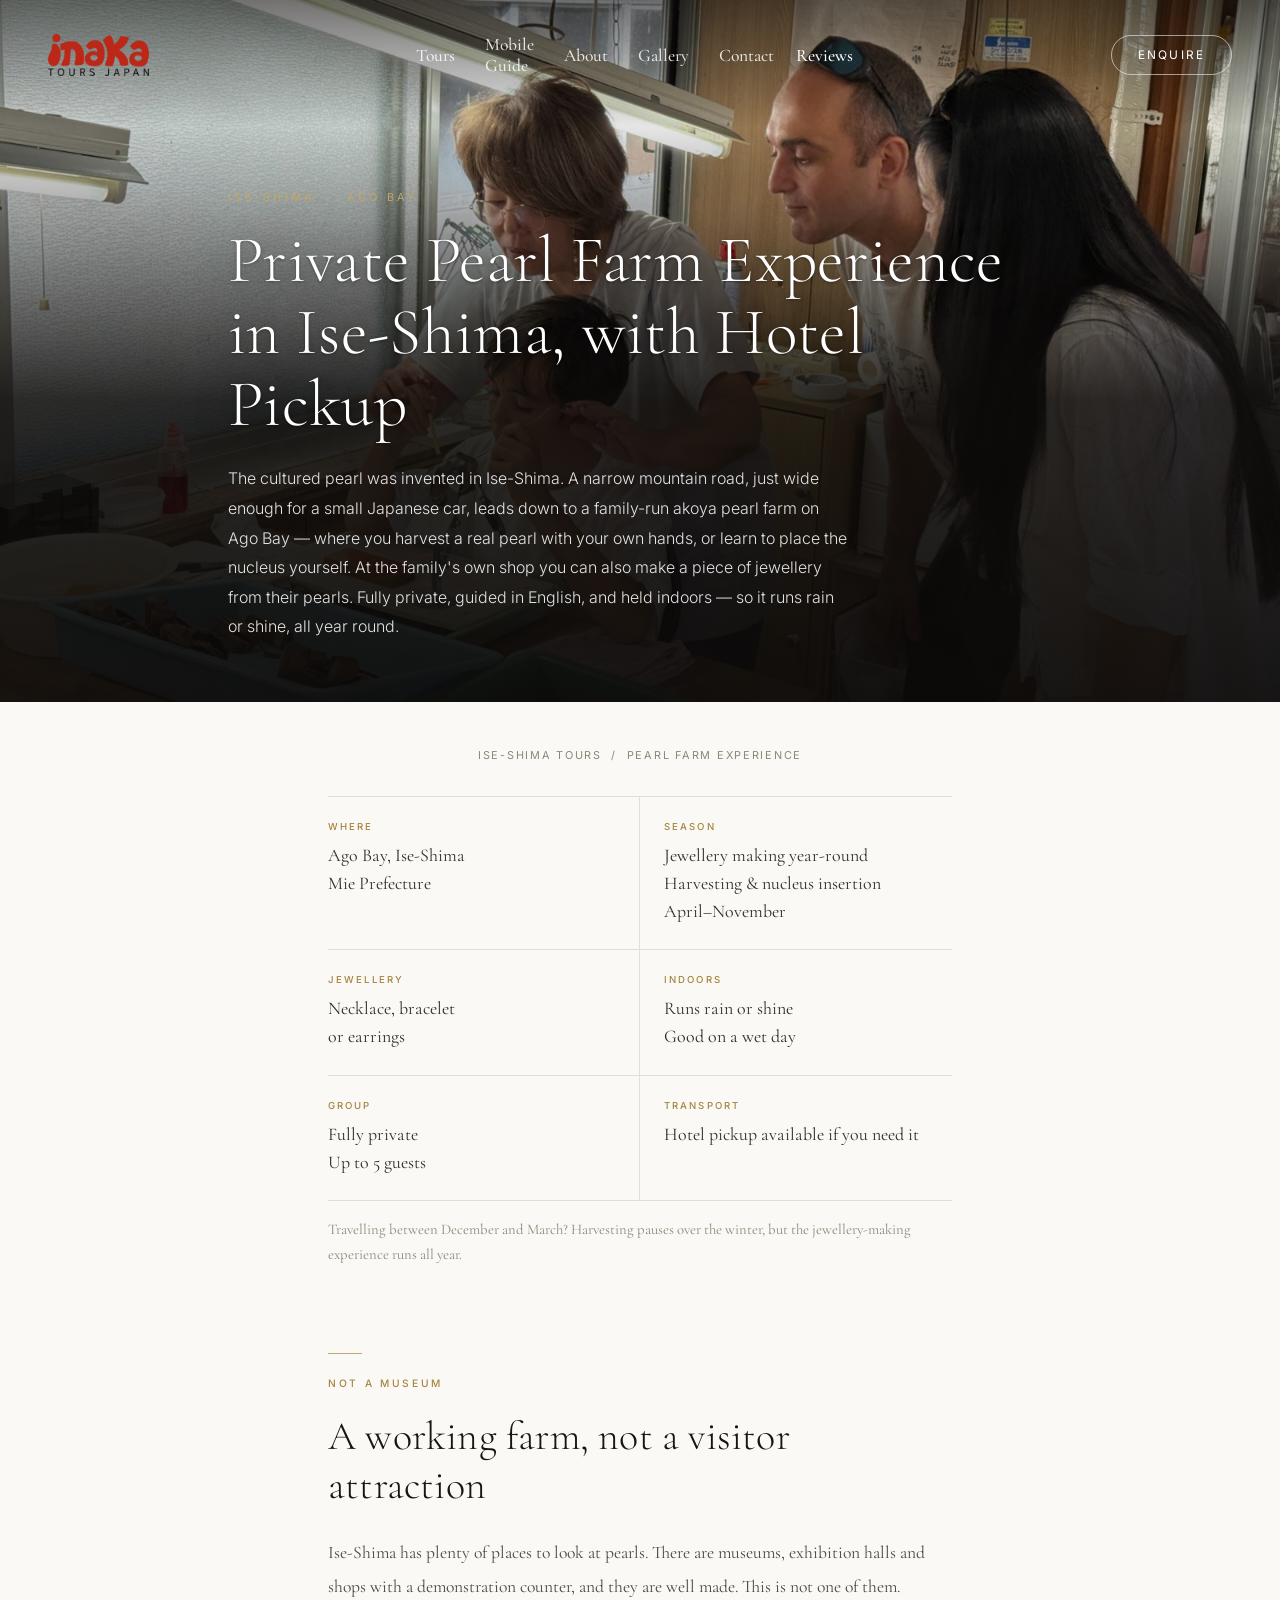
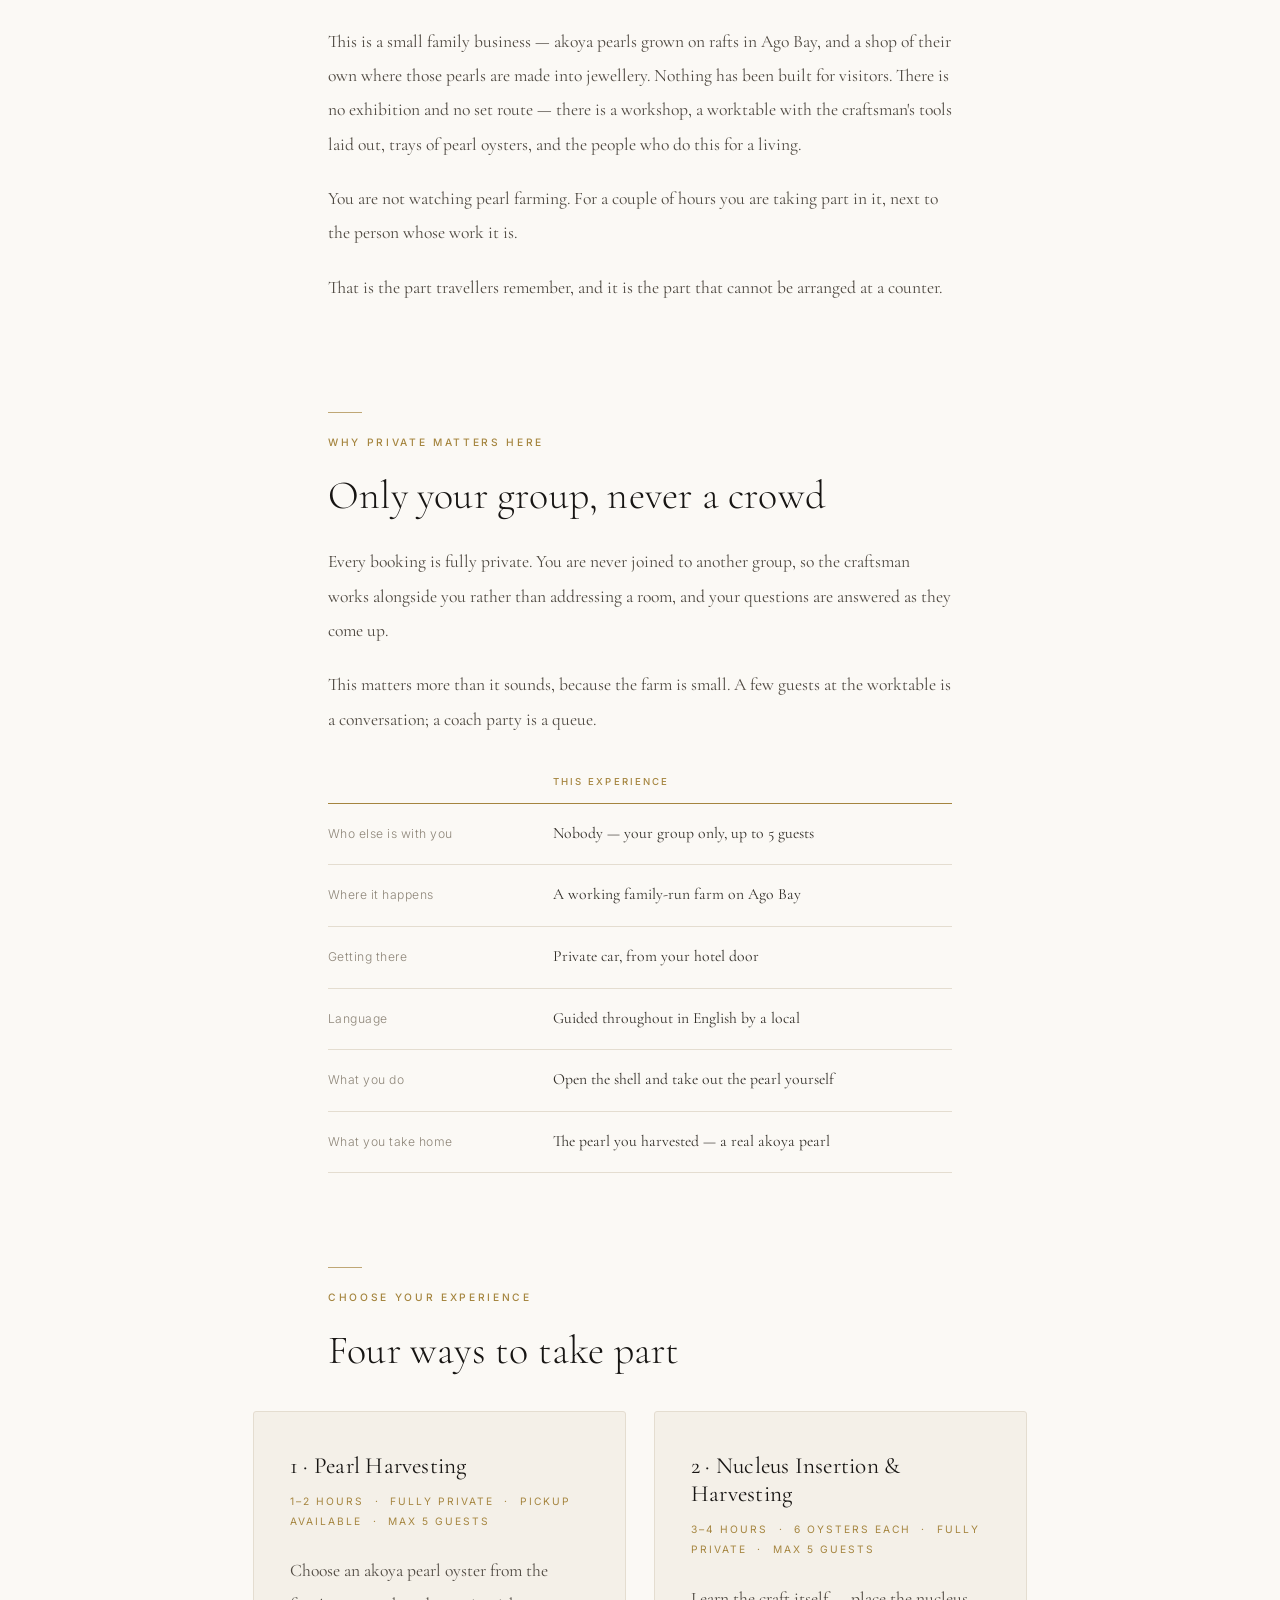
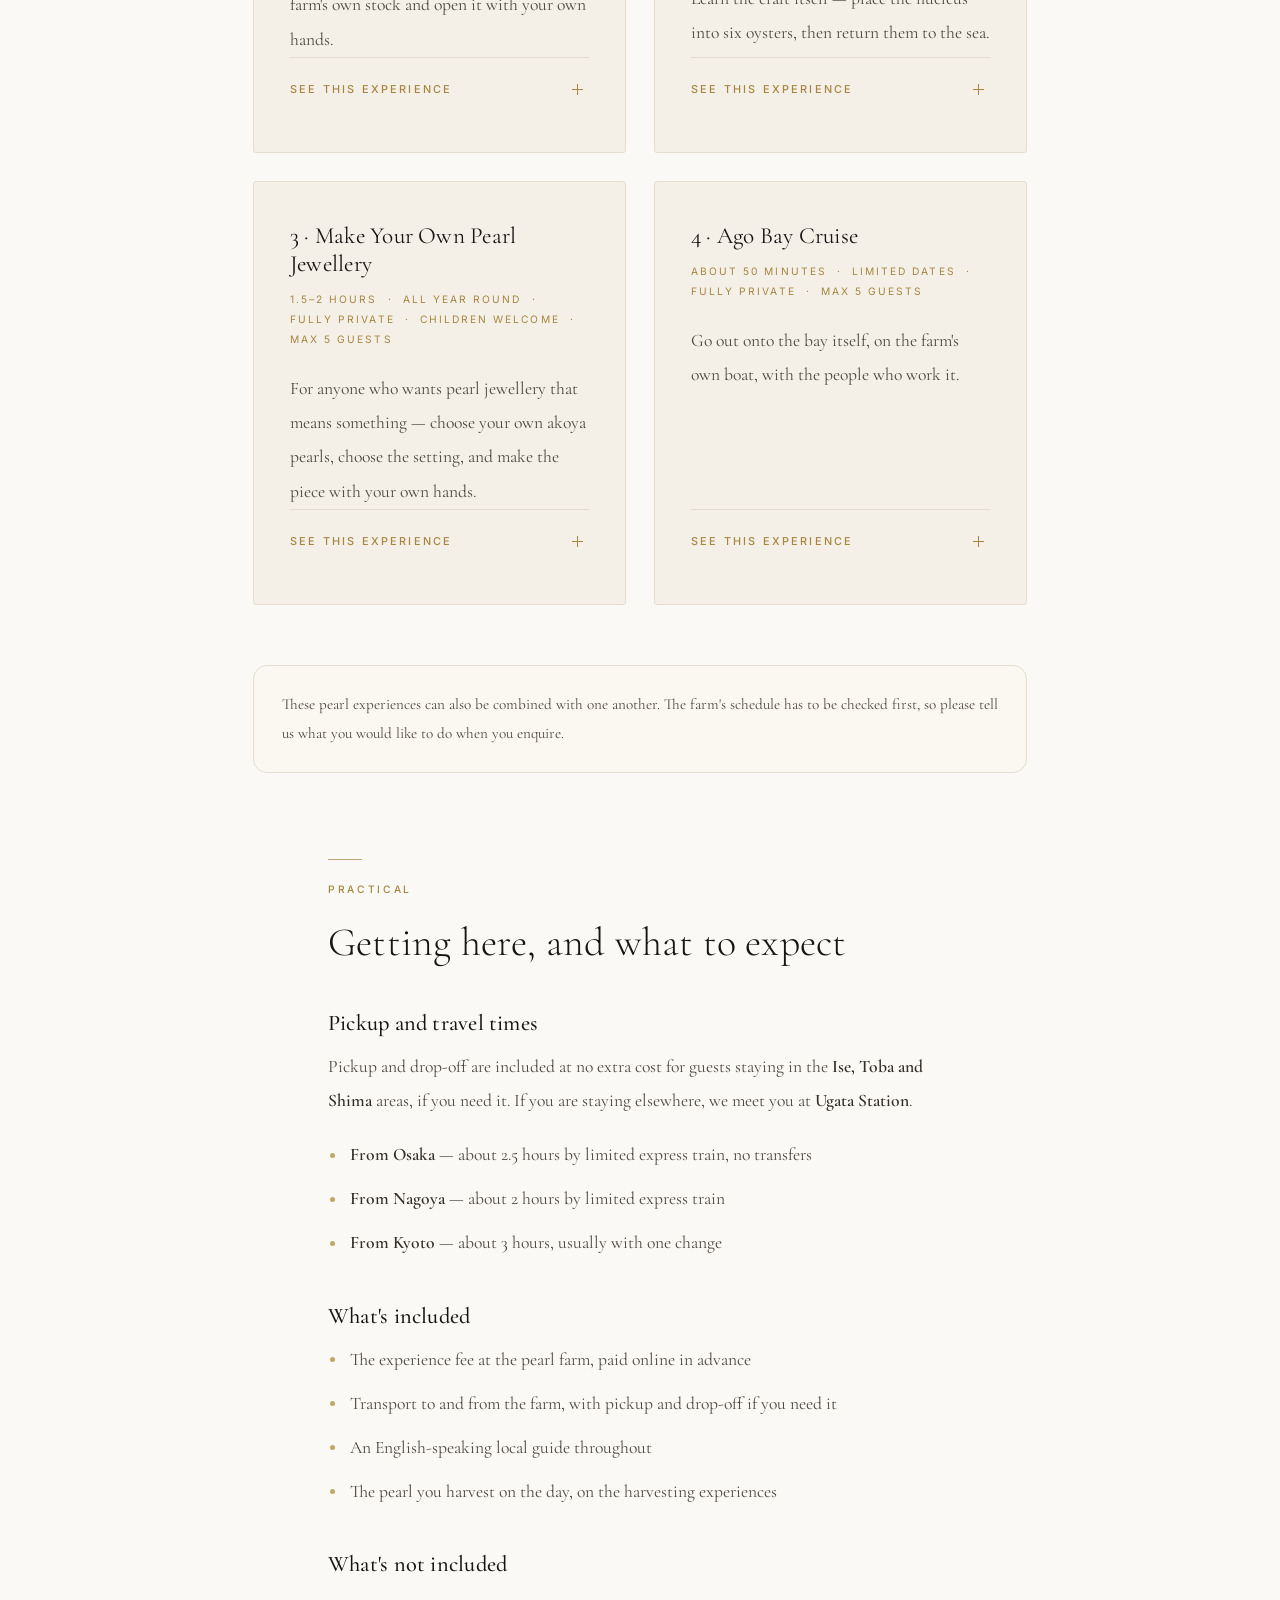
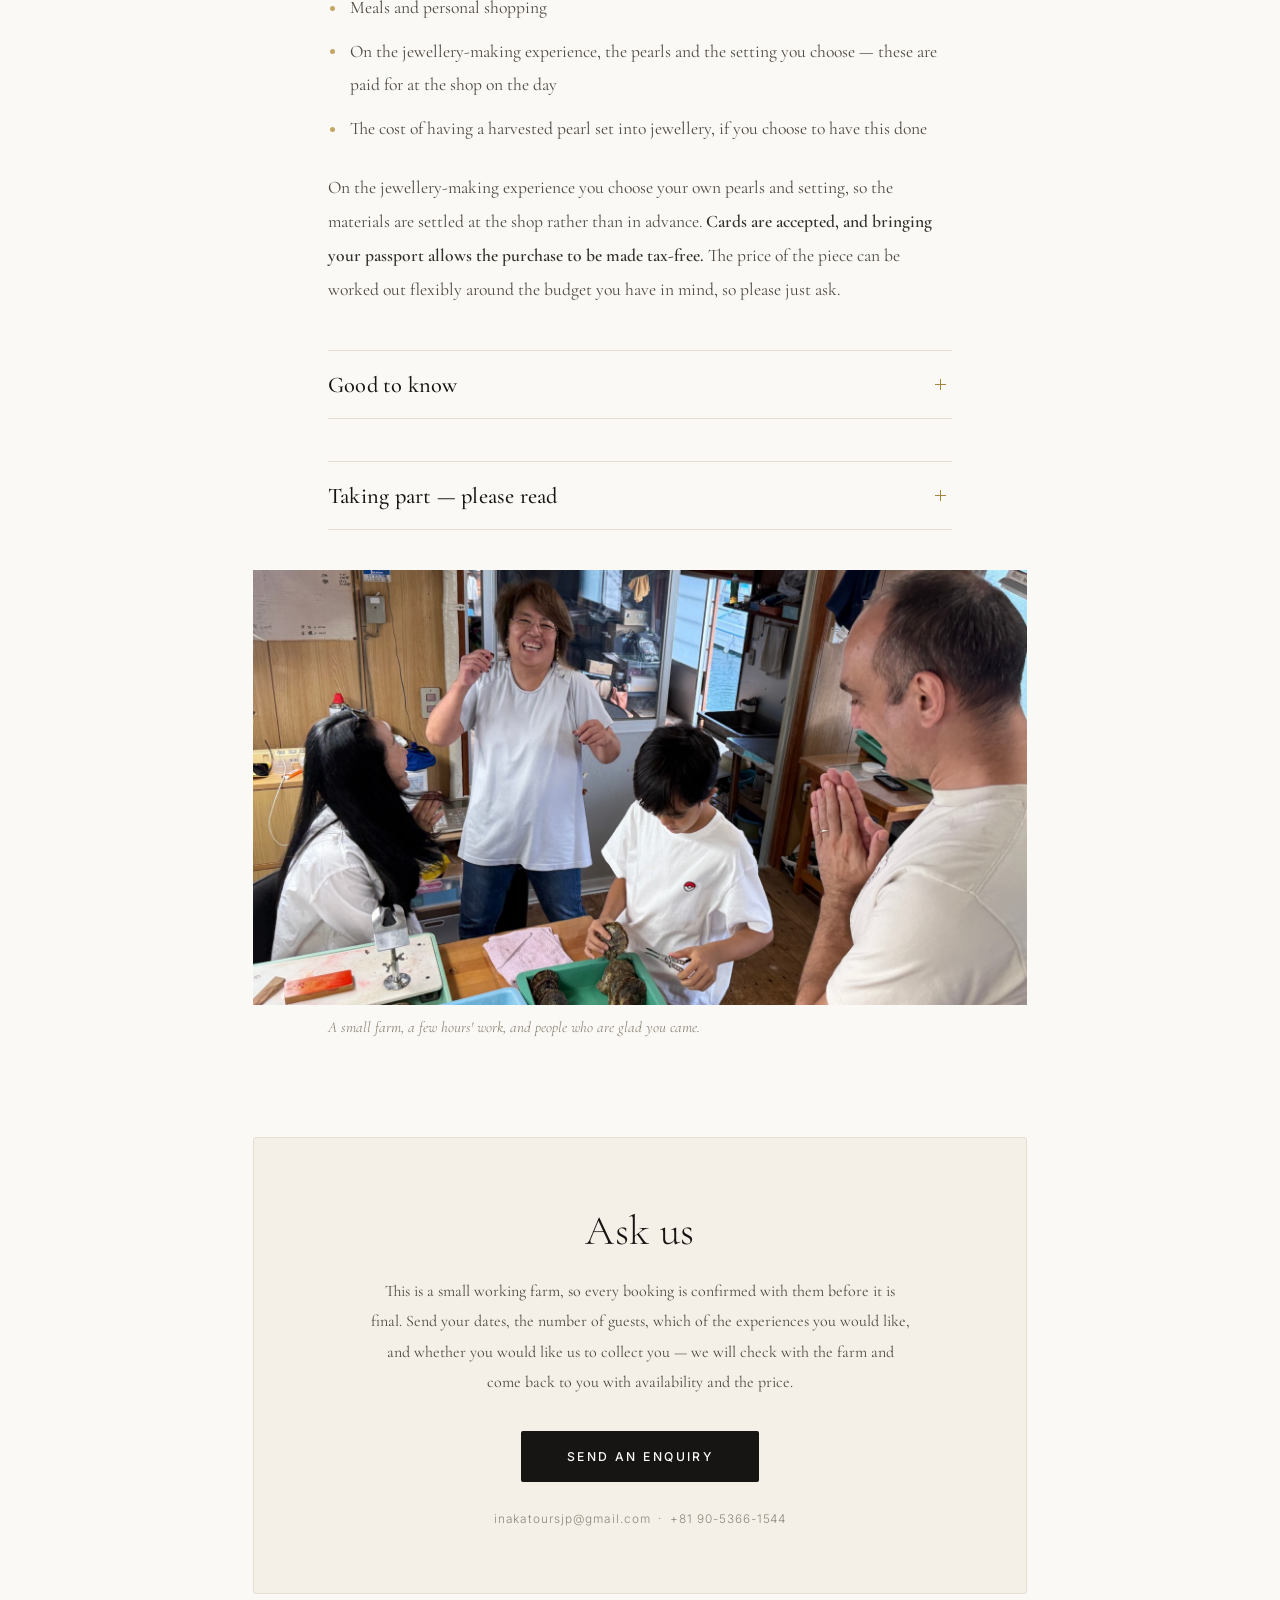
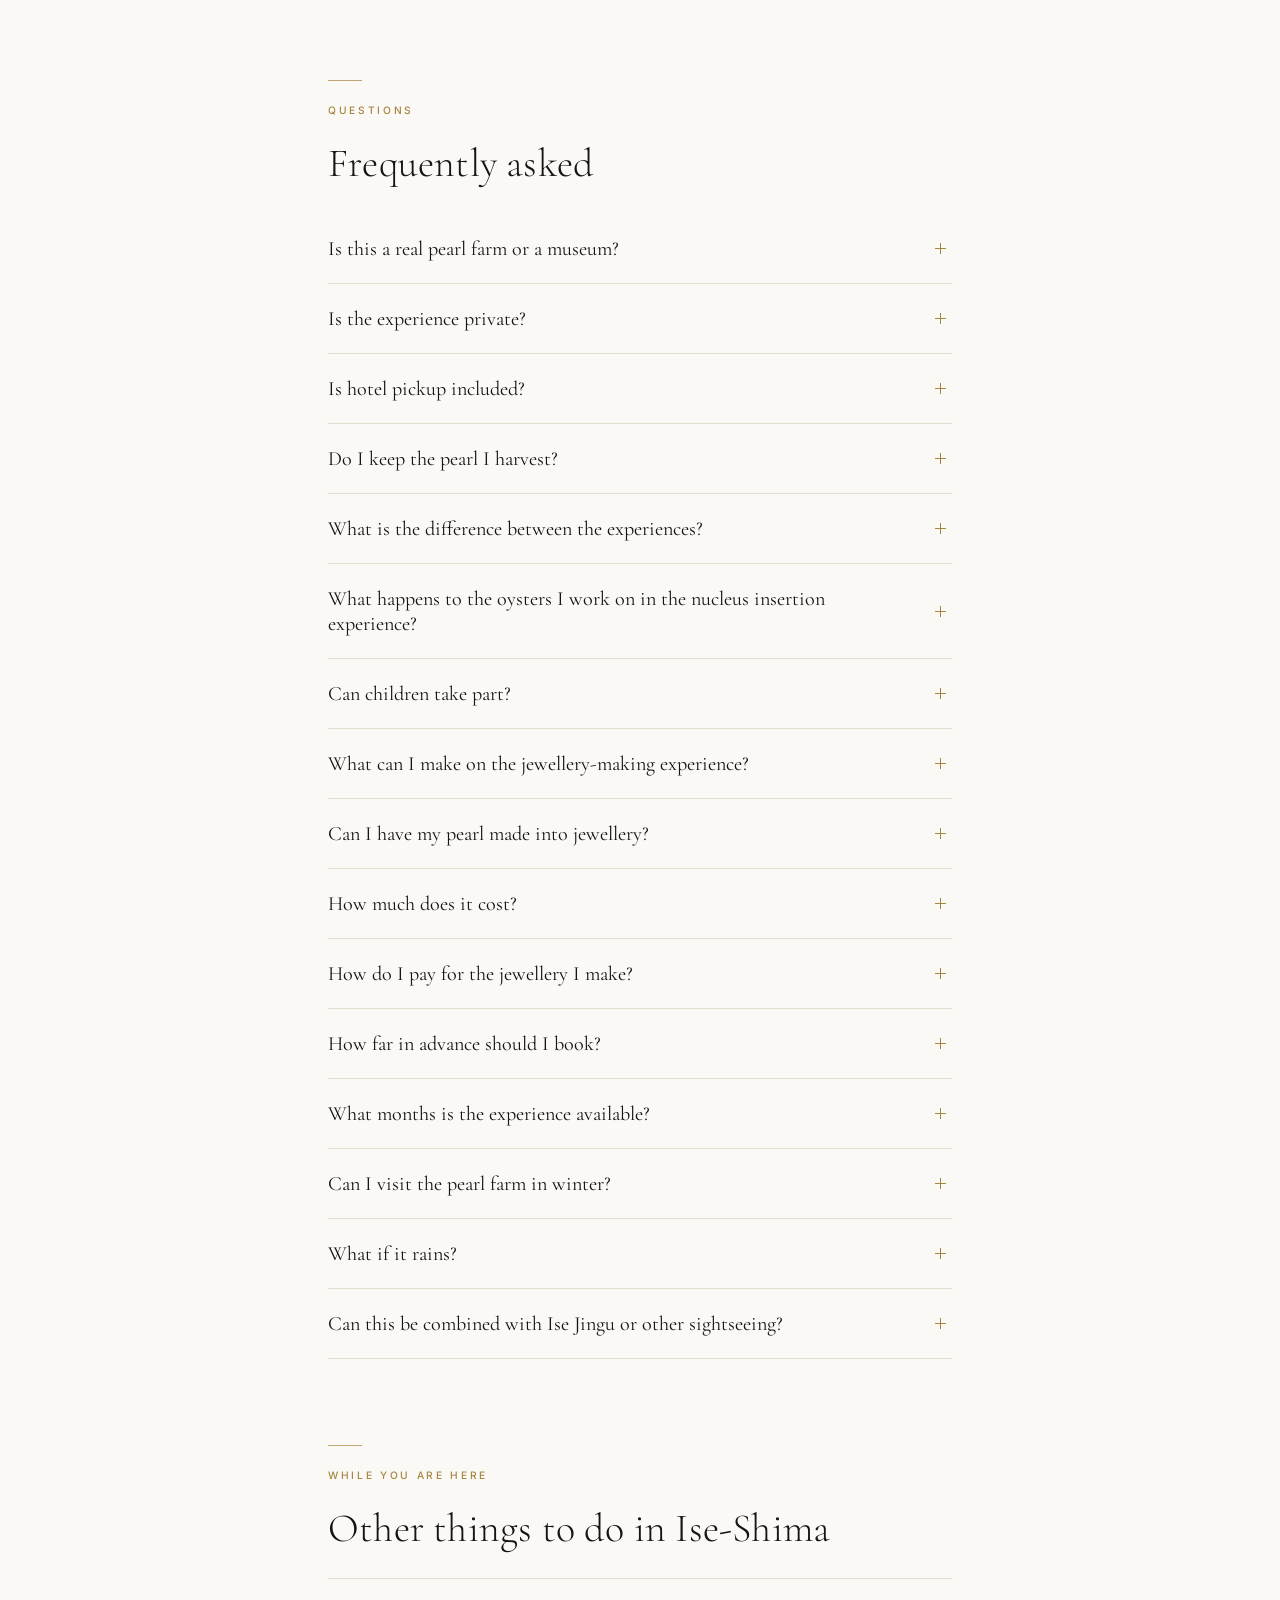
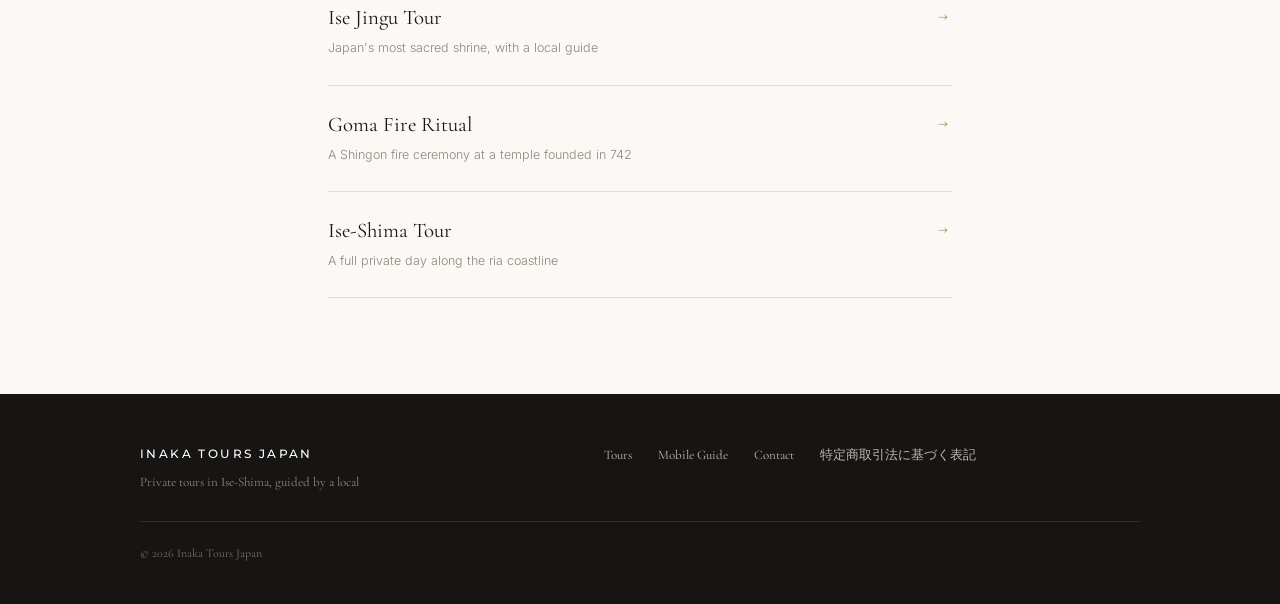
<file: pearl-farm-experience-ise-shima/index.html>
<!DOCTYPE html>
<html lang="en">
<head>
  <meta charset="UTF-8" />
  <meta name="viewport" content="width=device-width, initial-scale=1.0" />
  <script async src="https://www.googletagmanager.com/gtag/js?id=G-79HEW88DH0"></script>
  <script>
    window.dataLayer = window.dataLayer || [];
    function gtag(){dataLayer.push(arguments);}
    gtag('js', new Date());
    gtag('config', 'G-79HEW88DH0', {
      linker: { domains: ['inakatour.com', 'guide.inakatour.com'] }
    });
    // 問い合わせ・予約のクリックを計測する
    document.addEventListener('click', function (e) {
      var a = e.target.closest && e.target.closest('a');
      if (!a) return;
      var href = a.getAttribute('href') || '';
      var name = null;
      if (href.indexOf('mailto:') >= 0) name = 'click_contact';
      else if (href.indexOf('/book') >= 0) name = 'click_book_tour';
      else if (href.indexOf('wa.me') >= 0 || href.indexOf('tel:') >= 0) name = 'click_contact';
      if (name) gtag('event', name, { link_url: href, page: 'pearl' });
    });
  </script>
  <link rel="icon" href="/favicon.ico?v=2" type="image/x-icon" />

  <title>Private Akoya Pearl Farm Experience in Ise-Shima, Japan | Inaka Tours</title>
  <meta name="description" content="Harvest your own akoya pearl at a working family-run farm on Ago Bay, Ise-Shima, Japan. Private, with hotel pickup and an English-speaking local guide." />
  <link rel="canonical" href="https://www.inakatour.com/pearl-farm-experience-ise-shima/" />
  <meta property="og:type" content="article" />
  <meta property="og:site_name" content="Inaka Tours Japan" />
  <meta property="og:title" content="Private Akoya Pearl Farm Experience in Ise-Shima, Japan" />
  <meta property="og:description" content="A fully private visit to a working akoya pearl farm on Ago Bay. Harvest your own pearl, or learn nucleus insertion from the farmer. Hotel pickup and an English-speaking local guide included." />
  <meta property="og:url" content="https://www.inakatour.com/pearl-farm-experience-ise-shima/" />
  <meta property="og:image" content="https://www.inakatour.com/images/pearl-harvested-in-hand.jpg" />
  <meta property="og:locale" content="en_US" />
  <meta name="twitter:card" content="summary_large_image" />
  <meta name="twitter:title" content="Private Akoya Pearl Farm Experience in Ise-Shima, Japan" />
  <meta name="twitter:description" content="A fully private visit to a working akoya pearl farm on Ago Bay, guided in English, with hotel pickup." />
  <meta name="twitter:image" content="https://www.inakatour.com/images/pearl-harvested-in-hand.jpg" />

  <link rel="preconnect" href="https://fonts.googleapis.com">
  <link rel="preconnect" href="https://fonts.gstatic.com" crossorigin>
  <link href="https://fonts.googleapis.com/css2?family=Cormorant+Garamond:wght@300;400;500;600&family=Inter:wght@300;400;500;600&family=Montserrat:wght@400;500;600&display=swap" rel="stylesheet">
  <link rel="stylesheet" href="/styles.css" />

  <script type="application/ld+json">
{
  "@context": "https://schema.org",
  "@graph": [
    {
      "@type": "BreadcrumbList",
      "itemListElement": [
        { "@type": "ListItem", "position": 1, "name": "Ise-Shima Tours", "item": "https://www.inakatour.com/" },
        { "@type": "ListItem", "position": 2, "name": "Private Pearl Farm Experience in Ise-Shima", "item": "https://www.inakatour.com/pearl-farm-experience-ise-shima/" }
      ]
    },
    {
      "@type": "TouristTrip",
      "name": "Private Pearl Farm Experience in Ise-Shima with Hotel Pickup",
      "description": "A fully private visit to a working akoya pearl farm on Ago Bay in Ise-Shima, Mie, Japan — the region where the cultured pearl was invented. Harvest a real akoya pearl with your own hands, learn nucleus insertion from a working craftsman and return your own oysters to the sea, or make your own necklace, bracelet or earrings from their akoya pearls at the family's own jewellery shop. Hotel pickup, private car transport and an English-speaking local guide are included. This is a family-run business that grows its own pearls and makes them into jewellery at its shop, not a museum or a visitor centre. Harvesting and nucleus insertion take place at the farm and run April to November; the jewellery making takes place at the shop and runs all year. Held indoors, so it runs rain or shine.",
      "url": "https://www.inakatour.com/pearl-farm-experience-ise-shima/",
      "image": [
        "https://www.inakatour.com/images/pearl-harvested-in-hand.jpg",
        "https://www.inakatour.com/images/pearl-nucleus-insertion.jpg",
        "https://www.inakatour.com/images/pearl-workshop-guests.jpg",
        "https://www.inakatour.com/images/pearl-jewellery-workshop.jpg"
      ],
      "touristType": ["Couples", "Families", "Solo travellers", "Small private groups"],
      "provider": {
        "@type": "TravelAgency",
        "name": "Inaka Tours Japan",
        "url": "https://www.inakatour.com/",
        "email": "inakatoursjp@gmail.com",
        "telephone": "+81-90-5366-1544",
        "knowsLanguage": ["en", "ja", "fr", "de", "es"],
        "address": {
          "@type": "PostalAddress",
          "addressLocality": "Shima",
          "addressRegion": "Mie",
          "addressCountry": "JP"
        }
      },
      "itinerary": {
        "@type": "ItemList",
        "itemListElement": [
          { "@type": "ListItem", "position": 1, "name": "Hotel pickup by private car" },
          { "@type": "ListItem", "position": 2, "name": "Drive to the pearl farm along a narrow mountain road" },
          { "@type": "ListItem", "position": 3, "name": "Choose an akoya oyster and harvest your pearl, insert the nucleus yourself, or choose pearls and a setting and make your own jewellery" },
          { "@type": "ListItem", "position": 4, "name": "Optional jewellery setting at the workshop" },
          { "@type": "ListItem", "position": 5, "name": "Drop-off" }
        ]
      },
      "offers": {
        "@type": "Offer",
        "availability": "https://schema.org/InStock",
        "url": "https://www.inakatour.com/pearl-farm-experience-ise-shima/",
        "eligibleQuantity": {
          "@type": "QuantitativeValue",
          "minValue": 1,
          "maxValue": 5,
          "unitCode": "IE",
          "unitText": "person"
        }
      }
    },
    {
      "@type": "FAQPage",
      "mainEntity": [
        {
          "@type": "Question",
          "name": "Is this a real pearl farm or a museum?",
          "acceptedAnswer": { "@type": "Answer", "text": "It is a real, family-run akoya pearl farm on Ago Bay. The people who show you the work are the people who do it for a living, and the pearl oysters come from the farm's own rafts. There is no exhibition hall and no visitor circuit — you are in the workshop where the pearls are actually produced, with a small shop beside it selling the jewellery they make from their own pearls." }
        },
        {
          "@type": "Question",
          "name": "Is the experience private?",
          "acceptedAnswer": { "@type": "Answer", "text": "Yes. Every booking is fully private — only your own group, up to five guests. You are not joined to other travellers, so the craftsman works with you directly and your questions are answered as they come up." }
        },
        {
          "@type": "Question",
          "name": "Is hotel pickup included?",
          "acceptedAnswer": { "@type": "Answer", "text": "Yes. Pickup and drop-off are included at no extra cost for guests staying in the Ise, Toba and Shima areas, if you need it. If you are staying elsewhere, we can collect you from Ugata Station, which is reached from Osaka in about 2.5 hours by limited express train with no transfers. The farm is on a narrow mountain road with no bus service, so transport is part of the experience rather than an extra." }
        },
        {
          "@type": "Question",
          "name": "Do I keep the pearl I harvest?",
          "acceptedAnswer": { "@type": "Answer", "text": "Yes. The pearl you take out of the shell on the day is yours to keep. These are real akoya pearls, so some come out perfectly round and others are baroque, with their own irregular shape — nobody knows what is inside until the shell is opened." }
        },
        {
          "@type": "Question",
          "name": "What is the difference between the experiences?",
          "acceptedAnswer": { "@type": "Answer", "text": "Pearl Harvesting takes one to two hours: you choose a pearl oyster from the farm's stock and open it yourself. Nucleus Insertion and Harvesting takes three to four hours: a craftsman teaches you to place a nucleus and mantle tissue into six pearl oysters, which then go back into the sea for about a year, and you also harvest a pearl on the day. Making Your Own Pearl Jewellery takes one and a half to two hours: you choose pearls from the stock the family has already harvested, choose a setting, and assemble a necklace, bracelet or pair of earrings yourself. The first two take place at the farm and run from April to November; the jewellery making takes place at the family's shop and runs all year. There is also an Ago Bay Cruise on the farm's own boat, which can be combined with any of them but runs on a limited number of dates only." }
        },
        {
          "@type": "Question",
          "name": "What happens to the oysters I work on in the nucleus insertion experience?",
          "acceptedAnswer": { "@type": "Answer", "text": "The pearl oysters go into nets and back into Ago Bay for about a year. Any pearls that can be harvested from your own shells are collected and sent to your home address. Not every pearl oyster survives the year, and in some cases no pearl can be collected — the odds vary considerably with the season." }
        },
        {
          "@type": "Question",
          "name": "Can children take part?",
          "acceptedAnswer": { "@type": "Answer", "text": "Children are welcome at the harvesting experience and usually enjoy it a great deal. The jewellery-making experience also has no age limit and works well for families, with an adult accompanying them. The nucleus insertion experience is close, delicate work with fine tools and may be difficult for younger children." }
        },
        {
          "@type": "Question",
          "name": "What can I make on the jewellery-making experience?",
          "acceptedAnswer": { "@type": "Answer", "text": "A necklace, a bracelet, or earrings. You choose the pearls from the farm's own stock and choose the setting, then assemble the piece yourself. Earrings are generally offered in simple, plain settings — with a good akoya pearl, a busier setting works against it. These are the family's own pearls and the settings they sell, so the result is proper pearl jewellery rather than a souvenir. If you see a finished piece in the shop you like better, you are welcome to buy that instead." }
        },
        {
          "@type": "Question",
          "name": "Can I have my pearl made into jewellery?",
          "acceptedAnswer": { "@type": "Answer", "text": "Often, yes. The family has its own jewellery shop, so a pearl you harvest can be set into a pendant or a ring there. This depends on their schedule on the day, so we check it for you with every booking. If making a piece yourself is what you are after, the jewellery-making experience is the better choice." }
        },
        {
          "@type": "Question",
          "name": "How do I pay for the jewellery I make?",
          "acceptedAnswer": { "@type": "Answer", "text": "The experience fee is paid online in advance, as with our other tours. The pearls and the setting you choose on the day are paid for at the shop. Cards are accepted, and if you bring your passport the purchase can be made tax-free. The price of the piece can be worked out flexibly around the budget you have in mind, so please just ask." }
        },
        {
          "@type": "Question",
          "name": "How much does it cost?",
          "acceptedAnswer": { "@type": "Answer", "text": "The price depends on which experience you choose and how many guests are coming. Send us your dates and group size, and tell us whether you would like to be collected and from where, and we will come back to you with the price." }
        },
        {
          "@type": "Question",
          "name": "How far in advance should I book?",
          "acceptedAnswer": { "@type": "Answer", "text": "As early as you can. This is a small working farm and every booking has to be confirmed with them before it is final, so a few days' notice makes a real difference — especially in spring and autumn." }
        },
        {
          "@type": "Question",
          "name": "What months is the experience available?",
          "acceptedAnswer": { "@type": "Answer", "text": "The jewellery-making experience runs all year, including December to March. Pearl harvesting and nucleus insertion run from April to November: from December to March the farm moves its pearl oysters to warmer water to protect them from the cold, so no pearls can be opened in those months. If your trip falls in winter, the jewellery making is the way to visit the farm." }
        },
        {
          "@type": "Question",
          "name": "Can I visit the pearl farm in winter?",
          "acceptedAnswer": { "@type": "Answer", "text": "Yes. The jewellery-making experience was created for exactly this — you choose from the stock the family has already harvested, so it does not depend on the oysters being in the water. It also takes place at their shop rather than at the farm. December to March is quiet in Ise-Shima, which usually means more time with them and an unhurried visit." }
        },
        {
          "@type": "Question",
          "name": "What if it rains?",
          "acceptedAnswer": { "@type": "Answer", "text": "The work takes place inside the workshop, so the experience runs rain or shine. It is one of the better things to do in Ise-Shima on a wet day, when the coastline and the lookouts are less rewarding. Rough weather at sea can occasionally affect the farm's own work, in which case we will contact you and arrange another date." }
        },
        {
          "@type": "Question",
          "name": "Can this be combined with Ise Jingu or other sightseeing?",
          "acceptedAnswer": { "@type": "Answer", "text": "This is a single activity rather than a full day with a guide. Ise Jingu and our other tours are priced separately, and you are welcome to book one alongside this experience. They need to be booked in advance, so please tell us what else you would like to see when you enquire." }
        }
      ]
    }
  ]
}
  </script>

  <style>
    /* ──────────────────────────────────────────────────────────
       真珠体験ページ：配色
       明るい赤（サイト共通の --red）はこのページでは使わない。
       真珠らしい「アイボリー＋くすんだ金＋墨」でまとめる。
       ────────────────────────────────────────────────────────── */
    :root {
      --ink:     #171513;   /* 見出し・最も濃い色 */
      --ink-2:   #322E28;
      --body:    #4E4840;   /* 本文 */
      --muted:   #8E8679;   /* 補足・キャプション */
      --ivory:   #FBF9F5;   /* 地の色 */
      --ivory-2: #F4F0E8;   /* カードの地 */
      --line:    #E4DDD0;   /* 罫線 */
      --gold:    #A5853F;   /* 差し色（くすんだ金） */
      --gold-2:  #C3A764;
    }

    body { background: var(--ivory); color: var(--body); }

    /* 文章の段は狭く、写真は少し広く。雑誌のような余白をつくる */
    .page-wrap { max-width: 680px; margin: 0 auto; padding: 0 28px; }

    /* ── ナビ（写真の上に重ねる。サイト共通の白文字をそのまま使う） ── */
    .nav { padding: 26px 48px; }
    .cta {
      background: transparent; color: #fff;
      border: 1px solid rgba(255,255,255,0.55);
      font-family: 'Inter', sans-serif; font-size: 0.74rem; font-weight: 400;
      letter-spacing: 0.18em; text-transform: uppercase; padding: 12px 26px;
      transition: background 0.3s ease, border-color 0.3s ease;
    }
    .cta:hover { background: rgba(255,255,255,0.14); border-color: #fff; filter: none; }

    /* ── ヒーロー：写真の上に見出しを重ねる ── */
    .p-hero { position: relative; }
    .p-hero img {
      display: block; width: 100%; height: clamp(440px, 78vh, 780px);
      object-fit: cover; object-position: center 42%;
    }
    /* 写真の下半分をしっかり沈めて、白い見出しが背景の明暗に邪魔されないようにする。
       上端はナビの白文字が読めるぶんだけ暗くし、中央は写真をきれいに見せる */
    .p-hero::after {
      content: ''; position: absolute; inset: 0; pointer-events: none;
      background:
        linear-gradient(180deg,
          rgba(12,10,9,0.58)  0%,
          rgba(12,10,9,0.10) 18%,
          rgba(12,10,9,0.50) 38%,
          rgba(12,10,9,0.86) 57%,
          rgba(12,10,9,0.95) 100%);
    }
    .p-hero-inner {
      position: absolute; left: 0; right: 0; bottom: 0; z-index: 2;
      padding: 0 28px 60px; max-width: 880px; margin: 0 auto;
    }
    .p-eyebrow {
      font-family: 'Inter', sans-serif; font-size: 0.68rem; font-weight: 400;
      letter-spacing: 0.3em; text-transform: uppercase;
      color: var(--gold-2); margin: 0 0 20px;
    }
    .p-hero-inner h1 {
      font-family: 'Cormorant Garamond', serif; font-weight: 300;
      font-size: clamp(2.4rem, 5.4vw, 4.1rem); line-height: 1.1;
      letter-spacing: 0.005em; margin: 0 0 24px; color: #fff;
      text-shadow: 0 1px 3px rgba(0,0,0,0.38), 0 2px 34px rgba(0,0,0,0.5);
    }
    .p-lede {
      font-family: 'Inter', sans-serif; font-weight: 300; font-size: 1rem;
      line-height: 1.85; color: rgba(255,255,255,0.88); margin: 0; max-width: 620px;
    }

    .breadcrumb {
      font-family: 'Inter', sans-serif; font-size: 0.68rem; letter-spacing: 0.16em;
      text-transform: uppercase; color: var(--muted); margin: 46px 0 0; text-align: center;
    }
    .breadcrumb a { color: var(--muted); text-decoration: none; }
    .breadcrumb a:hover { color: var(--gold); }

    /* ── 要点の帯 ── */
    .p-facts {
      display: flex; flex-wrap: wrap; margin: 34px 0 0; padding: 0;
      border-top: 1px solid var(--line); border-bottom: 1px solid var(--line);
    }
    .p-fact {
      flex: 1 1 50%; box-sizing: border-box; padding: 24px 20px 24px 0;
    }
    .p-fact:nth-child(odd) { border-right: 1px solid var(--line); padding-right: 24px; }
    .p-fact:nth-child(even) { padding-left: 24px; }
    .p-fact:not(:nth-last-child(-n+2)) { border-bottom: 1px solid var(--line); }
    .p-fact dt {
      font-family: 'Inter', sans-serif; font-size: 0.6rem; letter-spacing: 0.22em;
      text-transform: uppercase; color: var(--gold); margin-bottom: 10px; font-weight: 500;
    }
    .p-fact dd {
      margin: 0; font-family: 'Cormorant Garamond', serif;
      font-size: 1.12rem; line-height: 1.55; color: var(--ink-2);
    }
    .p-facts-note {
      margin: 16px 0 0; font-size: 0.92rem; line-height: 1.7; color: var(--muted);
    }

    /* ── 本文 ── */
    .p-section { padding: 86px 0 0; }
    .p-section p.p-kicker, .p-kicker {
      font-family: 'Inter', sans-serif; font-size: 0.64rem; letter-spacing: 0.26em;
      text-transform: uppercase; color: var(--gold); font-weight: 500; margin: 0 0 18px;
    }
    .p-section p.p-kicker::before, .p-kicker::before {
      content: ''; display: block; width: 34px; height: 1px;
      background: var(--gold); margin-bottom: 20px; opacity: 0.7;
    }
    .p-section h2 {
      font-family: 'Cormorant Garamond', serif; font-weight: 300;
      font-size: clamp(1.75rem, 3.4vw, 2.5rem); line-height: 1.22;
      margin: 0 0 26px; color: var(--ink); text-align: left; letter-spacing: 0.005em;
    }
    .p-section h3 {
      font-family: 'Cormorant Garamond', serif; font-weight: 500;
      font-size: 1.4rem; margin: 42px 0 14px; color: var(--ink); letter-spacing: 0.01em;
    }
    .p-section p { line-height: 1.95; color: var(--body); margin: 0 0 1.15em; }
    .p-section strong { color: var(--ink-2); font-weight: 600; }
    .p-section ul { margin: 0 0 1.4em; padding-left: 0; list-style: none; }
    .p-section li {
      position: relative; padding-left: 22px; line-height: 1.9;
      color: var(--body); margin-bottom: 0.6em;
    }
    .p-section li::before {
      content: ''; position: absolute; left: 2px; top: 0.82em;
      width: 5px; height: 5px; border-radius: 50%; background: var(--gold-2);
    }

    /* ── 写真（本文より少しだけ広く出す） ── */
    .p-photo {
      display: block; width: calc(100% + 150px); margin: 40px 0 10px -75px;
      max-width: none; height: auto; max-height: 520px; object-fit: cover;
    }
    .p-photo.tall { max-height: 640px; object-position: center 35%; }
    /* 動画も写真と同じ見え方に揃える。既定では静止画を出し、
       再生できる環境に入ったときだけ動画に差し替える。 */
    video.p-photo { background: #e9e3d6; }
    video.p-media { display: none; }
    .p-media-wrap.video-ready video.p-media { display: block; }
    .p-media-wrap.video-ready .p-media-fallback { display: none; }
    /* 本文中のリンク。標準の青ではなくページの差し色に揃える */
    .p-section a.p-link {
      color: var(--gold); text-decoration: none;
      border-bottom: 1px solid rgba(165, 133, 63, 0.42);
      transition: border-color 0.25s ease;
    }
    .p-section a.p-link:hover { border-bottom-color: var(--gold); }
    .p-section p.p-cap, .p-cap {
      font-family: 'Cormorant Garamond', serif; font-style: italic;
      font-size: 0.95rem; color: var(--muted); line-height: 1.7; margin: 0 0 10px;
    }

    /* ── 比較表 ── */
    .p-compare {
      width: 100%; border-collapse: collapse; margin: 18px 0 8px;
      font-size: 0.98rem;
    }
    .p-compare th, .p-compare td {
      text-align: left; padding: 17px 16px 17px 0;
      border-bottom: 1px solid var(--line); vertical-align: top; line-height: 1.7;
    }
    .p-compare th {
      font-family: 'Inter', sans-serif; font-size: 0.6rem; letter-spacing: 0.22em;
      text-transform: uppercase; color: var(--gold); font-weight: 500;
      border-bottom-color: var(--gold); padding-bottom: 12px;
    }
    .p-compare td:first-child {
      font-family: 'Inter', sans-serif; font-size: 0.76rem; font-weight: 300;
      letter-spacing: 0.04em; color: var(--muted); width: 36%; padding-top: 20px;
    }
    .p-compare td:last-child { color: var(--ink-2); }

    /* ── 2つの体験 ── */
    /* 体験は2列に並べる。縦に伸びすぎないようにし、1枚ずつの情報量も揃える */
    .p-options-grid {
      display: grid; grid-template-columns: repeat(2, minmax(0, 1fr));
      gap: 28px;
      /* 写真と同じだけ本文幅より広く取り、2列でも窮屈にならないようにする */
      width: calc(100% + 150px); margin: 36px 0 0 -75px; max-width: none;
    }
    .p-options-grid .p-option {
      margin: 0; display: flex; flex-direction: column;
      padding: 40px 36px 32px;
    }
    /* 「この体験を見る」の行を、どのカードでも同じ高さに揃える */
    .p-options-grid .p-option-more { margin-top: auto; }
    .p-options-grid .p-option h3 { font-size: 1.45rem; }
    @media (max-width: 900px) {
      .p-options-grid { width: 100%; margin-left: 0; }
      .p-section p.p-combine, .p-combine { width: 100%; margin-left: 0; }
    }
    @media (max-width: 820px) {
      .p-options-grid { grid-template-columns: 1fr; gap: 22px; }
      .p-options-grid .p-option { padding: 34px 26px 26px; }
    }
    /* カード内の写真。本文幅に収め、角をわずかに丸める */
    .p-card-media {
      display: block; width: 100%; height: auto; max-height: 300px;
      object-fit: cover; border-radius: 2px; margin: 24px 0 0;
      background: #efe9dd;
    }
    .p-card-cap {
      font-family: 'Cormorant Garamond', serif; font-style: italic;
      font-size: 0.92rem; line-height: 1.6; color: var(--muted);
      margin: 10px 0 0;
    }
    .p-media-wrap video.p-card-media { display: none; }
    .p-media-wrap.video-ready video.p-card-media { display: block; }
    .p-media-wrap.video-ready .p-media-fallback { display: none; }

    .p-option {
      background: var(--ivory-2); border: 1px solid var(--line); border-radius: 3px;
      padding: 44px 42px 38px; margin: 26px 0;
    }
    .p-option h3 {
      margin: 0 0 12px; font-size: 1.7rem; font-weight: 400;
      color: var(--ink); letter-spacing: 0.01em;
    }
    .p-section p.p-option-meta, .p-option-meta {
      font-family: 'Inter', sans-serif; font-size: 0.64rem; letter-spacing: 0.2em;
      text-transform: uppercase; color: var(--gold); margin: 0 0 22px;
    }
    /* 2つが別のコースだと分かるように、中身は畳んでおく。
       見出し・時間・一行の紹介までを常に見せて、続きは summary で開く。
       区切り線は meta の下から summary の上へ移した。 */
    .p-section p.p-option-lead, .p-option-lead { margin: 0; }
    .p-option-more { border-top: 1px solid var(--line); margin-top: 26px; }
    .p-option-more summary {
      cursor: pointer; list-style: none; position: relative;
      padding: 24px 40px 24px 0;
      font-family: 'Inter', sans-serif; font-size: 0.68rem; font-weight: 500;
      letter-spacing: 0.2em; text-transform: uppercase; color: var(--gold);
      transition: color 0.25s ease;
    }
    .p-option-more summary:hover { color: var(--ink); }
    .p-option-more summary::-webkit-details-marker { display: none; }
    .p-option-more summary::after {
      content: ''; position: absolute; right: 6px; top: 50%;
      width: 11px; height: 1px; background: var(--gold);
    }
    .p-option-more summary::before {
      content: ''; position: absolute; right: 11px; top: 50%; margin-top: -5px;
      width: 1px; height: 11px; background: var(--gold);
      transition: opacity 0.3s ease, transform 0.3s ease;
    }
    .p-option-more[open] summary::before { opacity: 0; transform: rotate(90deg); }
    .p-option-body > *:last-child { margin-bottom: 0; }
    .p-steps { list-style: none; padding: 0; margin: 0 0 1.4em; }
    .p-steps li {
      position: relative; padding-left: 22px; margin-bottom: 0.5em;
      line-height: 1.85; color: var(--body);
    }
    .p-steps li::before {
      content: ''; position: absolute; left: 2px; top: 0.8em;
      width: 5px; height: 5px; border-radius: 50%; background: var(--gold-2);
    }

    /* ── FAQ ── */
    /* 本文中の開閉ブロック。見出し(h3)の見た目のまま、FAQ と同じ +/− で開閉する */
    details.p-disclose { border-top: 1px solid var(--line); border-bottom: 1px solid var(--line); margin: 42px 0 0; }
    details.p-disclose > summary {
      cursor: pointer; list-style: none; padding: 20px 40px 20px 0; position: relative;
      font-family: 'Cormorant Garamond', serif; font-weight: 500; font-size: 1.4rem;
      color: var(--ink); letter-spacing: 0.01em; transition: color 0.25s ease;
    }
    details.p-disclose > summary:hover { color: var(--gold); }
    details.p-disclose > summary::-webkit-details-marker { display: none; }
    details.p-disclose > summary::after {
      content: ''; position: absolute; right: 6px; top: 50%;
      width: 11px; height: 1px; background: var(--gold);
      transition: transform 0.3s ease;
    }
    details.p-disclose > summary::before {
      content: ''; position: absolute; right: 11px; top: 50%; margin-top: -5px;
      width: 1px; height: 11px; background: var(--gold);
      transition: opacity 0.3s ease, transform 0.3s ease;
    }
    details.p-disclose[open] > summary::before { opacity: 0; transform: rotate(90deg); }
    details.p-disclose > ul { margin-top: 0; }
    details.p-disclose > *:last-child { margin-bottom: 24px; }

    /* 体験どうしを組み合わせられることの注記 */
    /* .p-section p より詳細度を上げないと余白が打ち消される */
    .p-section p.p-combine, .p-combine {
      /* 上のカードとくっついて見えないよう間隔を広く取り、幅もグリッドに揃える */
      margin: 60px 0 0 -75px; width: calc(100% + 150px); max-width: none;
      box-sizing: border-box; padding: 24px 28px;
      border: 1px solid var(--line); border-radius: 14px; background: #fbf8f1;
      font-size: 0.95rem; line-height: 1.9; color: var(--body);
    }

    .p-faq details { border-bottom: 1px solid var(--line); }
    .p-faq summary {
      cursor: pointer; list-style: none; padding: 22px 40px 22px 0; position: relative;
      font-family: 'Cormorant Garamond', serif; font-size: 1.26rem;
      color: var(--ink); transition: color 0.25s ease;
    }
    .p-faq summary:hover { color: var(--gold); }
    .p-faq summary::-webkit-details-marker { display: none; }
    .p-faq summary::after {
      content: ''; position: absolute; right: 6px; top: 50%;
      width: 11px; height: 1px; background: var(--gold);
      transition: transform 0.3s ease;
    }
    .p-faq summary::before {
      content: ''; position: absolute; right: 11px; top: 50%; margin-top: -5px;
      width: 1px; height: 11px; background: var(--gold);
      transition: opacity 0.3s ease, transform 0.3s ease;
    }
    .p-faq details[open] summary::before { opacity: 0; transform: rotate(90deg); }
    .p-faq details p { margin: 0 0 24px; line-height: 1.95; color: var(--body); }

    /* ── 申し込み（濃い色で締める） ── */
    .p-cta {
      background: var(--ivory-2); border: 1px solid var(--line); border-radius: 3px;
      width: calc(100% + 150px); margin: 96px 0 0 -75px;
      padding: 68px 60px 62px; text-align: center;
    }
    .p-cta h2 {
      font-family: 'Cormorant Garamond', serif; font-weight: 300;
      font-size: clamp(1.9rem, 3.6vw, 2.6rem); color: var(--ink);
      margin: 0 0 20px; text-align: center; letter-spacing: 0.01em;
    }
    .p-cta p {
      max-width: 540px; margin: 0 auto 34px; line-height: 1.9;
      color: var(--body); font-size: 1rem;
    }
    .p-cta-btn {
      display: inline-block; background: var(--ink); color: var(--ivory);
      font-family: 'Inter', sans-serif; font-size: 0.76rem; font-weight: 500;
      letter-spacing: 0.2em; text-transform: uppercase;
      padding: 18px 46px; border-radius: 2px; text-decoration: none;
      transition: background 0.3s ease;
    }
    .p-cta-btn:hover { background: var(--gold); color: #fff; }
    .p-cta p.p-cta-sub, .p-cta-sub {
      font-family: 'Inter', sans-serif; font-size: 0.74rem; font-weight: 300;
      letter-spacing: 0.08em; color: var(--muted);
      margin: 26px auto 0 !important;
    }

    /* ── 他のツアー ── */
    .p-more { display: flex; flex-direction: column; gap: 0; margin-top: 10px; }
    .p-more a {
      border-top: 1px solid var(--line); padding: 26px 30px 26px 0;
      text-decoration: none; color: var(--ink); position: relative;
      font-family: 'Cormorant Garamond', serif; font-size: 1.3rem;
      transition: color 0.25s ease;
    }
    .p-more a:last-child { border-bottom: 1px solid var(--line); }
    .p-more a::after {
      content: '→'; position: absolute; right: 4px; top: 28px;
      color: var(--gold); font-size: 0.95rem; transition: transform 0.3s ease;
    }
    .p-more a:hover { color: var(--gold); }
    .p-more a:hover::after { transform: translateX(5px); }
    .p-more span {
      display: block; font-family: 'Inter', sans-serif; font-size: 0.78rem;
      font-weight: 300; color: var(--muted); margin-top: 7px; line-height: 1.7;
    }

    /* ── フッター（トップページと同じ見た目） ── */
    .site-footer { background: var(--ink); color: rgba(255,255,255,0.7); padding: 52px 24px 44px; margin-top: 96px; }
    .site-footer-inner { box-sizing: border-box; max-width: 1000px; margin: 0 auto; display: flex; flex-wrap: wrap; align-items: flex-start; gap: 24px 40px; }
    .site-footer-brand { flex: 1 1 260px; }
    .site-footer-name { font-family: 'Montserrat', 'Inter', sans-serif; font-size: 12px; font-weight: 500; letter-spacing: 0.2em; text-transform: uppercase; color: #fff; }
    .site-footer-tag { margin-top: 10px; font-size: 13px; line-height: 1.7; color: rgba(255,255,255,0.5); }
    .site-footer-links { flex: 1 1 auto; display: flex; flex-wrap: wrap; gap: 10px 26px; align-items: center; }
    .site-footer-links a { font-size: 13px; color: rgba(255,255,255,0.7); text-decoration: none; transition: color 0.2s ease; }
    .site-footer-links a:hover { color: var(--gold-2); text-decoration: none; }
    .site-footer-copy { flex: 1 1 100%; padding-top: 24px; margin-top: 4px; border-top: 1px solid rgba(255,255,255,0.1); font-size: 12px; color: rgba(255,255,255,0.4); }

    @media (max-width: 880px) {
      /* 写真とCTAのはみ出しをやめて、画面幅に収める */
      .p-photo { width: 100%; margin-left: 0; }
      .p-cta { width: 100%; margin-left: 0; }
    }
    @media (max-width: 700px) {
      /* スマホではナビの項目が折り返して写真の上に散らばり、見栄えが悪くなる。
         写真に重ねるのをやめ、濃い地の帯に整理して置く。
         1行目＝ロゴと問い合わせ、2行目＝メニュー（中央寄せ） */
      .nav {
        position: static; background: var(--ink);
        padding: 14px 18px 12px; flex-wrap: wrap; row-gap: 12px;
      }
      .nav .logo { order: 1; }
      .nav .logo img { height: 30px; }
      .nav .cta { order: 2; padding: 9px 18px; font-size: 0.66rem; letter-spacing: 0.14em; }
      .nav-links {
        order: 3; flex-basis: 100%; justify-content: center;
        flex-wrap: wrap; gap: 4px 16px;
      }
      .nav-links a { font-size: 0.86rem; line-height: 1.25; }
      .nav-names { padding: 3px 2px; }
      .page-wrap { padding: 0 22px; }
      /* スマホではナビが折り返して高くなり、写真に重ねた見出しと重なってしまう。
         写真と見出しを上下に分け、見出しは濃い地の上に置く */
      .p-hero img { height: 340px; }
      /* ナビを写真に重ねなくなったので、写真を暗くする必要はない */
      .p-hero::after { display: none; }
      .p-hero-inner {
        position: static; max-width: none; background: var(--ink);
        padding: 36px 22px 42px;
      }
      .p-hero-inner h1 { font-size: 2.05rem; line-height: 1.16; text-shadow: none; margin-bottom: 20px; }
      .p-eyebrow { margin-bottom: 16px; }
      .p-lede { font-size: 0.95rem; line-height: 1.8; }
      .p-section { padding: 64px 0 0; }
      .p-option { padding: 32px 24px 28px; }
      .p-cta { padding: 48px 26px 44px; }
      .p-fact { flex: 1 1 100%; padding: 20px 0 !important; border-right: none !important; }
      .p-fact:not(:last-child) { border-bottom: 1px solid var(--line); }
      .p-compare td:first-child { width: 42%; }
    }
  </style>
</head>
<body>

  <header class="nav">
    <a href="/" class="logo">
      <img src="/images/logo.png" alt="Inaka Tours Japan" />
    </a>
    <nav class="nav-links" aria-label="Primary">
      <a href="/#tours" class="nav-names">Tours</a>
      <a href="/#guide" class="nav-names nav-two-line"><span>Mobile<br>Guide</span></a>
      <a href="/#about" class="nav-names">About</a>
      <a href="/#gallery" class="nav-names">Gallery</a>
      <a href="/#contact" class="nav-names">Contact</a>
      <a href="/#reviews" class="review-btn">Reviews</a>
    </nav>
    <a class="cta" href="mailto:inakatoursjp@gmail.com?subject=Pearl%20Farm%20Experience%20enquiry&amp;body=Hello%2C%0A%0AI%20would%20like%20to%20ask%20about%20the%20pearl%20farm%20experience.%0A%0APreferred%20date%28s%29%3A%20%0ANumber%20of%20guests%3A%20%0AWhich%20country%20are%20you%20travelling%20from%3F%3A%20%0AExperience%3A%20harvesting%20%2F%20nucleus%20insertion%20%2B%20harvesting%0A%0ADo%20you%20need%20pickup%3F%3A%20yes%20%2F%20no%0AIf%20yes%2C%20where%20should%20we%20collect%20you%3F%20%28hotel%20name%2C%20or%20station%29%3A%20%0A%0AThank%20you.">Enquire</a>
  </header>

  <main>
    <div class="p-hero">
      <img src="/images/pearl-workshop-guests.jpg" width="1600" height="900"
           alt="Guests at the worktable of a working akoya pearl farm in Ise-Shima, learning to place a nucleus into a pearl oyster with the farmer" />
      <div class="p-hero-inner">
        <p class="p-eyebrow">Ise-Shima &nbsp;·&nbsp; Ago Bay</p>
        <h1>Private Pearl Farm Experience in Ise-Shima, with Hotel Pickup</h1>
        <p class="p-lede">The cultured pearl was invented in Ise-Shima. A narrow mountain road, just wide enough for a small Japanese car, leads down to a family-run akoya pearl farm on Ago Bay — where you harvest a real pearl with your own hands, or learn to place the nucleus yourself. At the family's own shop you can also make a piece of jewellery from their pearls. Fully private, guided in English, and held indoors — so it runs rain or shine, all year round.</p>
      </div>
    </div>

    <div class="page-wrap">
      <p class="breadcrumb"><a href="/">Ise-Shima Tours</a> &nbsp;/&nbsp; Pearl Farm Experience</p>

      <dl class="p-facts">
        <div class="p-fact"><dt>Where</dt><dd>Ago Bay, Ise-Shima<br>Mie Prefecture</dd></div>
        <div class="p-fact"><dt>Season</dt><dd>Jewellery making year-round<br>Harvesting &amp; nucleus insertion April–November</dd></div>
        <div class="p-fact"><dt>Jewellery</dt><dd>Necklace, bracelet<br>or earrings</dd></div>
        <div class="p-fact"><dt>Indoors</dt><dd>Runs rain or shine<br>Good on a wet day</dd></div>
        <div class="p-fact"><dt>Group</dt><dd>Fully private<br>Up to 5 guests</dd></div>
        <div class="p-fact"><dt>Transport</dt><dd>Hotel pickup available if you need it</dd></div>
      </dl>
      <p class="p-facts-note">Travelling between December and March? Harvesting pauses over the winter, but the jewellery-making experience runs all year.</p>

      <section class="p-section">
        <p class="p-kicker">Not a museum</p>
        <h2>A working farm, not a visitor attraction</h2>
        <p>Ise-Shima has plenty of places to look at pearls. There are museums, exhibition halls and shops with a demonstration counter, and they are well made. This is not one of them.</p>
        <p>This is a small family business — akoya pearls grown on rafts in Ago Bay, and a shop of their own where those pearls are made into jewellery. Nothing has been built for visitors. There is no exhibition and no set route — there is a workshop, a worktable with the craftsman's tools laid out, trays of pearl oysters, and the people who do this for a living.</p>
        <p>You are not watching pearl farming. For a couple of hours you are taking part in it, next to the person whose work it is.</p>
        <p>That is the part travellers remember, and it is the part that cannot be arranged at a counter.</p>
      </section>

      <section class="p-section">
        <p class="p-kicker">Why private matters here</p>
        <h2>Only your group, never a crowd</h2>
        <p>Every booking is fully private. You are never joined to another group, so the craftsman works alongside you rather than addressing a room, and your questions are answered as they come up.</p>
        <p>This matters more than it sounds, because the farm is small. A few guests at the worktable is a conversation; a coach party is a queue.</p>

        <table class="p-compare">
          <tr><th>&nbsp;</th><th>This experience</th></tr>
          <tr><td>Who else is with you</td><td>Nobody — your group only, up to 5 guests</td></tr>
          <tr><td>Where it happens</td><td>A working family-run farm on Ago Bay</td></tr>
          <tr><td>Getting there</td><td>Private car, from your hotel door</td></tr>
          <tr><td>Language</td><td>Guided throughout in English by a local</td></tr>
          <tr><td>What you do</td><td>Open the shell and take out the pearl yourself</td></tr>
          <tr><td>What you take home</td><td>The pearl you harvested — a real akoya pearl</td></tr>
        </table>

      </section>

      <section class="p-section">
        <p class="p-kicker">Choose your experience</p>
        <h2>Four ways to take part</h2>

        <div class="p-options-grid">
        <div class="p-option">
          <h3>1 · Pearl Harvesting</h3>
          <p class="p-option-meta">1–2 hours &nbsp;·&nbsp; Fully private &nbsp;·&nbsp; Pickup available &nbsp;·&nbsp; Max 5 guests</p>
          <p class="p-option-lead">Choose an akoya pearl oyster from the farm's own stock and open it with your own hands.</p>
          <details class="p-option-more">
            <summary>See this experience</summary>
            <div class="p-option-body">
          <p>At the workshop you are shown the akoya pearl oysters the farm grows on its own rafts in the bay, and you choose one yourself. Then you open the shell and lift out the pearl with your own hands.</p>
          <p>Every pearl is different in shape, colour and size, and nobody — not even the farmer — knows what is inside until the shell is open. Some come out perfectly round; others are baroque, with their own irregular shape. That is the nature of it, and part of why it is worth doing.</p>
          <p>Afterwards there is time to feed the fish kept beside the rafts, and back at the shop you can have your pearl set into jewellery if you would like to.</p>
          <ul class="p-steps">
            <li>Pickup at your hotel by private car</li>
            <li>Drive up to the farm along the mountain road</li>
            <li>Choose your pearl oyster at the workshop</li>
            <li>Open the shell and take out your pearl</li>
            <li>Feed the fish</li>
            <li>Back at the shop — optional jewellery setting</li>
            <li>Drop-off</li>
          </ul>
          <p>Good for: first-time visitors, families with children, and anyone who wants something they could not have done anywhere else.</p>
          <img class="p-card-media" src="/images/pearl-harvested-in-hand.jpg" width="1600" height="900" loading="lazy"
               alt="Freshly harvested akoya pearls resting in a visitor's palm at a pearl farm in Ago Bay, Ise-Shima" />
          <p class="p-card-cap">The pearls, moments after the shell was opened.</p>
            </div>
          </details>
        </div>

        <div class="p-option">
          <h3>2 · Nucleus Insertion &amp; Harvesting</h3>
          <p class="p-option-meta">3–4 hours &nbsp;·&nbsp; 6 oysters each &nbsp;·&nbsp; Fully private &nbsp;·&nbsp; Max 5 guests</p>
          <p class="p-option-lead">Learn the craft itself — place the nucleus into six oysters, then return them to the sea.</p>
          <details class="p-option-more">
            <summary>See this experience</summary>
            <div class="p-option-body">
          <p>Inserting the nucleus is the technique at the heart of akoya pearl farming, and it has been handed down in Ago Bay for generations. Here a craftsman who does it for a living shows you how — and then you do it yourself.</p>
          <p>Each guest works on six pearl oysters, placing a nucleus and a small piece of mantle tissue inside each pearl oyster. It is close, delicate work that asks for a steady hand and real concentration.</p>
          <p>The pearl oysters you have worked on go into nets and back into the sea. About a year later, any pearls that can be harvested from your own shells are collected and sent to your home address. You also choose a pearl oyster from the farm's stock and harvest a pearl on the day — so you leave with a pearl in your hand, and another one growing in the bay.</p>
          <ul class="p-steps">
            <li>Pickup at your hotel by private car</li>
            <li>Explanation and preparation at the workshop</li>
            <li>Demonstration by a professional</li>
            <li>You insert the nucleus and the mantle tissue — six oysters each</li>
            <li>Your oysters go into nets and back into the sea</li>
            <li>Choose a pearl oyster to harvest, open the shell and take out your pearl</li>
            <li>Feed the fish</li>
            <li>Back at the shop — optional jewellery setting</li>
            <li>Drop-off</li>
          </ul>
          <p>Good for: travellers who want to understand how a pearl is actually made, and who like the idea of something of theirs still growing in Ago Bay a year after the trip ends.</p>
          <img class="p-card-media" src="/images/pearl-nucleus-insertion.jpg" width="1600" height="900" loading="lazy"
               alt="A young guest inserting a nucleus into an akoya oyster during a cultured pearl farming experience in Ise-Shima, Mie" />
          <p class="p-card-cap">Close, careful work — guided by the craftsman at every step.</p>
          <img class="p-card-media" src="/images/pearl-shells-to-sea.jpg" width="900" height="1600" loading="lazy"
               alt="Guests holding a net of akoya pearl oysters before returning them to Ago Bay for about a year" />
          <p class="p-card-cap">Your own shells, in the net, on their way back into the bay.</p>
            </div>
          </details>
        </div>

        <div class="p-option">
          <h3>3 · Make Your Own Pearl Jewellery</h3>
          <p class="p-option-meta">1.5–2 hours &nbsp;·&nbsp; All year round &nbsp;·&nbsp; Fully private &nbsp;·&nbsp; Children welcome &nbsp;·&nbsp; Max 5 guests</p>
          <p class="p-option-lead">For anyone who wants pearl jewellery that means something — choose your own akoya pearls, choose the setting, and make the piece with your own hands.</p>
          <details class="p-option-more">
            <summary>See this experience</summary>
            <div class="p-option-body">
          <p>The family grows its akoya pearls on rafts in Ago Bay, and makes jewellery from them at its own shop. This experience takes place at the shop, so there is no drive up the mountain road.</p>
          <p>You choose your pearls from the stock the family has already harvested, choose a setting, and assemble the piece yourself at the worktable — with the craftsman who makes their jewellery for a living sitting beside you, showing you how it is done and taking over the parts that need a practised hand. You can make a <strong>necklace</strong>, a <strong>bracelet</strong>, or <strong>earrings</strong>. Earrings are generally kept to simple, plain settings — with a good akoya pearl, anything more gets in the way.</p>
          <p>This is not a souvenir workshop. The pearls are the family's own and the settings are the ones they sell, so what you take home is a real piece of akoya pearl jewellery that happens to have been made by you. And if you see a finished piece in the shop you like better, you are welcome to buy that instead.</p>
          <p>While you work there is time to ask the questions only someone who grows pearls can answer — how a pearl actually forms, and how long it takes. Ago Bay is where pearl culturing began, and this is an honest conversation about it as a working industry rather than a presentation.</p>
          <ul class="p-steps">
            <li>Pickup at your hotel by private car</li>
            <li>Choose your setting — necklace, bracelet or earrings</li>
            <li>Make the piece yourself at the worktable</li>
            <li>Pay for the materials at the shop</li>
            <li>Drop-off</li>
          </ul>
          <p><strong>How payment works.</strong> The experience fee is paid online in advance, as with our other tours. The materials you choose on the day — the pearls and the setting — are paid for at the shop. Cards are accepted, and <strong>if you bring your passport the purchase can be made tax-free</strong>.</p>
          <p>Good for: winter visitors, anyone looking for a gift or a piece to keep, couples, and families — there is no age limit, and children are welcome with an adult. Why not take home a piece of pearl jewellery that means something?</p>
          <div class="p-media-wrap">
            <video class="p-card-media p-media" poster="/images/pearl-jewellery-making-poster.jpg"
                   width="1280" height="720" muted loop playsinline preload="none"
                   aria-hidden="true" tabindex="-1"
                   data-src="/images/pearl-jewellery-making.mp4"></video>
            <img class="p-card-media p-media-fallback" src="/images/pearl-jewellery-making-poster.jpg"
                 width="1280" height="720" loading="lazy" decoding="async"
                 alt="A craftsman threading akoya pearls into a necklace at the family's pearl jewellery shop in Ise-Shima, Mie, Japan" />
          </div>
          <p class="p-card-cap">Threading the pearls, one at a time, at the worktable in the shop.</p>
          <img class="p-card-media" src="/images/pearl-jewellery-workshop.jpg" width="1600" height="900" loading="lazy"
               alt="Guests making akoya pearl jewellery with the craftsman at the family's pearl jewellery shop in Ise-Shima, Mie, Japan" />
          <p class="p-card-cap">At the shop — the worktable where the pieces are made.</p>
            </div>
          </details>
        </div>

        <div class="p-option">
          <h3>4 · Ago Bay Cruise</h3>
          <p class="p-option-meta">About 50 minutes &nbsp;·&nbsp; Limited dates &nbsp;·&nbsp; Fully private &nbsp;·&nbsp; Max 5 guests</p>
          <p class="p-option-lead">Go out onto the bay itself, on the farm's own boat, with the people who work it.</p>
          <details class="p-option-more">
            <summary>See this experience</summary>
            <div class="p-option-body">
          <p>Pearl culturing began in two places in the world: Toba, and this bay. Ago Bay is a ria coastline — a drowned valley system, so deeply folded that the sea reaches far inland between steep wooded ridges. That shape is not scenery alone. It is the reason the rafts are here, because the folds of the bay break up the open sea and the large waves never reach the oysters.</p>
          <p>The mountains around it are part of Ise-Shima National Park, and many small rivers run out of that forest into the bay, carrying the nutrients the oysters feed on. Because the bay is so intricate, that water does not simply wash straight back out to sea. It stays, and it circulates. This is what people mean when they say Ago Bay suits pearl farming — it is a matter of geography rather than luck.</p>
          <p>From the boat you see it as the farmers see it: the inlets, the ridgelines, the rafts sitting in the shelter of the headlands.</p>
          <p>We would like people to leave understanding what a pearl actually is, and what it is actually worth.</p>
          <p><strong>Please ask before you book.</strong> This cruise can only run on a limited number of dates. Tell us when you are travelling and we will find out what is possible for you.</p>
          <p>Good for: anyone who wants to understand why the pearl came from this particular stretch of water, and travellers who would rather see a working bay than a viewpoint.</p>
          <img class="p-card-media" src="/images/pearl-ago-bay-cruise.jpg" width="1185" height="667" loading="lazy"
               alt="The pearl farm's own boat moored on Ago Bay in Ise-Shima, with pearl rafts and the wooded ria coastline behind" />
          <p class="p-card-cap">The farm's own boat, and the rafts behind it.</p>
            </div>
          </details>
        </div>
        </div>

        <p class="p-combine">These pearl experiences can also be combined with one another. The farm's schedule has to be checked first, so please tell us what you would like to do when you enquire.</p>

      </section>

      <section class="p-section">
        <p class="p-kicker">Practical</p>
        <h2>Getting here, and what to expect</h2>

        <h3>Pickup and travel times</h3>
        <p>Pickup and drop-off are included at no extra cost for guests staying in the <strong>Ise, Toba and Shima</strong> areas, if you need it. If you are staying elsewhere, we meet you at <strong>Ugata Station</strong>.</p>
        <ul>
          <li><strong>From Osaka</strong> — about 2.5 hours by limited express train, no transfers</li>
          <li><strong>From Nagoya</strong> — about 2 hours by limited express train</li>
          <li><strong>From Kyoto</strong> — about 3 hours, usually with one change</li>
        </ul>

        <h3>What's included</h3>
        <ul>
          <li>The experience fee at the pearl farm, paid online in advance</li>
          <li>Transport to and from the farm, with pickup and drop-off if you need it</li>
          <li>An English-speaking local guide throughout</li>
          <li>The pearl you harvest on the day, on the harvesting experiences</li>
        </ul>

        <h3>What's not included</h3>
        <ul>
          <li>Meals and personal shopping</li>
          <li>On the jewellery-making experience, the pearls and the setting you choose — these are paid for at the shop on the day</li>
          <li>The cost of having a harvested pearl set into jewellery, if you choose to have this done</li>
        </ul>
        <p>On the jewellery-making experience you choose your own pearls and setting, so the materials are settled at the shop rather than in advance. <strong>Cards are accepted, and bringing your passport allows the purchase to be made tax-free.</strong> The price of the piece can be worked out flexibly around the budget you have in mind, so please just ask.</p>

        <details class="p-disclose">
        <summary>Good to know</summary>
        <ul>
          <li><strong>Harvesting and nucleus insertion run from April to November only.</strong> From December to March the pearl oysters are moved to warmer water to protect them from the cold, so no pearls can be opened in those months.</li>
          <li><strong>The jewellery-making experience runs all year</strong>, including December to March, using pearls already harvested from the bay.</li>
          <li>On the jewellery-making experience, the pearls and the setting are paid for at the shop on the day. Cards are accepted, and bringing your passport allows a tax-free purchase.</li>
          <li>There is no fixed start time. Tell us what suits your day and we will arrange it with the farm when you book.</li>
          <li>Maximum 5 guests per booking. If your group is larger, please ask — we will see what can be arranged.</li>
          <li>The work takes place inside the workshop, so the experience runs rain or shine — a good choice for a wet day in Ise-Shima.</li>
          <li>Jewellery setting depends on the workshop's schedule on the day — we check it for you with every booking.</li>
          <li>The nucleus insertion experience is technical and may be difficult for younger children. The jewellery-making experience has no age limit and suits children accompanied by an adult.</li>
          <li>Not every pearl oyster you work on survives the year; in some cases no pearl can be collected.</li>
        </ul>
        </details>

        <details class="p-disclose">
        <summary>Taking part — please read</summary>
        <p>The workshop is a working space, and the nucleus insertion uses fine, sharp hand tools. <strong>You take part at your own risk and remain responsible for your own health and safety.</strong> Please follow the craftsman's and the guide's instructions at all times, and stay within the areas you are shown.</p>
        <p>Please tell us in advance about any medical condition, allergy, pregnancy or mobility need that could affect your visit, so that we can advise you honestly. Children remain the responsibility of the adult accompanying them.</p>
        <p>We are not responsible for injury, illness, loss or damage other than where it is caused by our own fault.</p>
        <p>Cancellations are handled under our standard cancellation policy — the full terms are on our <a class="p-link" href="/#tours">main site</a> and in our <a class="p-link" href="https://guide.inakatour.com/legal" target="_blank" rel="noopener">legal notice</a>.</p>
        </details>

        <img class="p-photo" src="/images/pearl-workshop-laughing.jpg" width="1600" height="900" loading="lazy"
             alt="Guests and the pearl farmer laughing together after opening the shells at a family-run akoya pearl farm in Ise-Shima" />
        <p class="p-cap">A small farm, a few hours' work, and people who are glad you came.</p>
      </section>

      <section class="p-cta">
        <h2>Ask us</h2>
        <p>This is a small working farm, so every booking is confirmed with them before it is final. Send your dates, the number of guests, which of the experiences you would like, and whether you would like us to collect you — we will check with the farm and come back to you with availability and the price.</p>
        <a class="p-cta-btn" href="mailto:inakatoursjp@gmail.com?subject=Pearl%20Farm%20Experience%20enquiry&amp;body=Hello%2C%0A%0AI%20would%20like%20to%20ask%20about%20the%20pearl%20farm%20experience.%0A%0APreferred%20date%28s%29%3A%20%0ANumber%20of%20guests%3A%20%0AWhich%20country%20are%20you%20travelling%20from%3F%3A%20%0AExperience%3A%20harvesting%20%2F%20nucleus%20insertion%20%2B%20harvesting%0A%0ADo%20you%20need%20pickup%3F%3A%20yes%20%2F%20no%0AIf%20yes%2C%20where%20should%20we%20collect%20you%3F%20%28hotel%20name%2C%20or%20station%29%3A%20%0A%0AThank%20you.">Send an enquiry</a>
        <p class="p-cta-sub">inakatoursjp@gmail.com &nbsp;·&nbsp; +81 90-5366-1544</p>
      </section>

      <section class="p-section p-faq">
        <p class="p-kicker">Questions</p>
        <h2>Frequently asked</h2>

        <details><summary>Is this a real pearl farm or a museum?</summary>
          <p>It is a real, family-run akoya pearl farm on Ago Bay. The people who show you the work are the people who do it for a living, and the pearl oysters come from the farm's own rafts. There is no exhibition hall and no visitor circuit — you are in the workshop where the pearls are actually produced, with a small shop beside it selling the jewellery they make from their own pearls.</p></details>

        <details><summary>Is the experience private?</summary>
          <p>Yes. Every booking is fully private — only your own group, up to five guests. You are not joined to other travellers, so the craftsman works with you directly and your questions are answered as they come up.</p></details>

        <details><summary>Is hotel pickup included?</summary>
          <p>Yes. Pickup and drop-off are included at no extra cost for guests staying in the Ise, Toba and Shima areas, if you need it. If you are staying elsewhere, we can collect you from Ugata Station, which is reached from Osaka in about 2.5 hours by limited express train with no transfers. The farm is on a narrow mountain road with no bus service, so transport is part of the experience rather than an extra.</p></details>

        <details><summary>Do I keep the pearl I harvest?</summary>
          <p>Yes. The pearl you take out of the shell on the day is yours to keep. These are real akoya pearls, so some come out perfectly round and others are baroque, with their own irregular shape — nobody knows what is inside until the shell is opened.</p></details>

        <details><summary>What is the difference between the experiences?</summary>
          <p>Pearl Harvesting takes one to two hours: you choose a pearl oyster from the farm's stock and open it yourself. Nucleus Insertion and Harvesting takes three to four hours: a craftsman teaches you to place a nucleus and mantle tissue into six pearl oysters, which then go back into the sea for about a year, and you also harvest a pearl on the day. Making Your Own Pearl Jewellery takes one and a half to two hours: you choose pearls from the stock the family has already harvested, choose a setting, and assemble a necklace, bracelet or pair of earrings yourself. The first two take place at the farm and run from April to November; the jewellery making takes place at the family's shop and runs all year. There is also an Ago Bay Cruise on the farm's own boat, which can be combined with any of them but runs on a limited number of dates only.</p></details>

        <details><summary>What happens to the oysters I work on in the nucleus insertion experience?</summary>
          <p>The pearl oysters go into nets and back into Ago Bay for about a year. Any pearls that can be harvested from your own shells are collected and sent to your home address. Not every pearl oyster survives the year, and in some cases no pearl can be collected — the odds vary considerably with the season.</p></details>

        <details><summary>Can children take part?</summary>
          <p>Children are welcome at the harvesting experience and usually enjoy it a great deal. The jewellery-making experience also has no age limit and works well for families, with an adult accompanying them. The nucleus insertion experience is close, delicate work with fine tools and may be difficult for younger children.</p></details>

        <details><summary>What can I make on the jewellery-making experience?</summary>
          <p>A necklace, a bracelet, or earrings. You choose the pearls from the farm's own stock and choose the setting, then assemble the piece yourself. Earrings are generally offered in simple, plain settings — with a good akoya pearl, a busier setting works against it. These are the family's own pearls and the settings they sell, so the result is proper pearl jewellery rather than a souvenir. If you see a finished piece in the shop you like better, you are welcome to buy that instead.</p></details>

        <details><summary>Can I have my pearl made into jewellery?</summary>
          <p>Often, yes. The family has its own jewellery shop, so a pearl you harvest can be set into a pendant or a ring there. This depends on their schedule on the day, so we check it for you with every booking. If making a piece yourself is what you are after, the jewellery-making experience is the better choice.</p></details>

        <details><summary>How much does it cost?</summary>
          <p>The price depends on which experience you choose and how many guests are coming. Send us your dates and group size, and tell us whether you would like to be collected and from where, and we will come back to you with the price.</p></details>

        <details><summary>How do I pay for the jewellery I make?</summary>
          <p>The experience fee is paid online in advance, as with our other tours. The pearls and the setting you choose on the day are paid for at the shop. Cards are accepted, and if you bring your passport the purchase can be made tax-free. The price of the piece can be worked out flexibly around the budget you have in mind, so please just ask.</p></details>

        <details><summary>How far in advance should I book?</summary>
          <p>As early as you can. This is a small working farm and every booking has to be confirmed with them before it is final, so a few days' notice makes a real difference — especially in spring and autumn.</p></details>

        <details><summary>What months is the experience available?</summary>
          <p>The jewellery-making experience runs all year, including December to March. Pearl harvesting and nucleus insertion run from April to November: from December to March the farm moves its pearl oysters to warmer water to protect them from the cold, so no pearls can be opened in those months. If your trip falls in winter, the jewellery making is the way to visit the farm.</p></details>

        <details><summary>Can I visit the pearl farm in winter?</summary>
          <p>Yes. The jewellery-making experience was created for exactly this — you choose from the stock the family has already harvested, so it does not depend on the oysters being in the water. It also takes place at their shop rather than at the farm. December to March is quiet in Ise-Shima, which usually means more time with them and an unhurried visit.</p></details>

        <details><summary>What if it rains?</summary>
          <p>The work takes place inside the workshop, so the experience runs rain or shine. It is one of the better things to do in Ise-Shima on a wet day, when the coastline and the lookouts are less rewarding. Rough weather at sea can occasionally affect the farm's own work, in which case we will contact you and arrange another date.</p></details>

        <details><summary>Can this be combined with Ise Jingu or other sightseeing?</summary>
          <p>This is a single activity rather than a full day with a guide. Ise Jingu and our other tours are priced separately, and you are welcome to book one alongside this experience. They need to be booked in advance, so please tell us what else you would like to see when you enquire.</p></details>
      </section>


      <section class="p-section">
        <p class="p-kicker">While you are here</p>
        <h2>Other things to do in Ise-Shima</h2>
        <div class="p-more">
          <a href="/#tours">Ise Jingu Tour<span>Japan's most sacred shrine, with a local guide</span></a>
          <a href="/#tours">Goma Fire Ritual<span>A Shingon fire ceremony at a temple founded in 742</span></a>
          <a href="/#tours">Ise-Shima Tour<span>A full private day along the ria coastline</span></a>
        </div>
      </section>
    </div>
  </main>

  <footer class="site-footer">
    <div class="site-footer-inner">
      <div class="site-footer-brand">
        <div class="site-footer-name">Inaka Tours Japan</div>
        <div class="site-footer-tag">Private tours in Ise-Shima, guided by a local</div>
      </div>
      <nav class="site-footer-links" aria-label="Footer">
        <a href="/#tours">Tours</a>
        <a href="/#guide">Mobile Guide</a>
        <a href="/#contact">Contact</a>
        <a href="https://guide.inakatour.com/legal" target="_blank" rel="noopener">特定商取引法に基づく表記</a>
      </nav>
      <div class="site-footer-copy">© <span id="footer-year">2026</span> Inaka Tours Japan</div>
    </div>
  </footer>

  <script>
    document.getElementById('footer-year').textContent = new Date().getFullYear();

    // ジュエリー制作の動画：カードを開いて画面に入ったときだけ読み込んで再生する。
    // 畳まれている間は 1 バイトも読み込まない。
    // 読み込めない・自動再生が許されない環境では静止画のままにする。
    (function () {
      var wrap = document.querySelector('.p-media-wrap');
      if (!wrap) return;
      var v = wrap.querySelector('video.p-media');
      if (!v || !('IntersectionObserver' in window)) return;
      // 畳まれている間は高さが 0 になり、監視だけでは開いた瞬間を拾えない。
      // そのため、見えているかどうかはその場で位置から判定する。
      function isVisible() {
        var r = wrap.getBoundingClientRect();
        return r.height > 10 && r.bottom > -200 && r.top < window.innerHeight + 200;
      }

      function update() {
        if (!isVisible()) { if (!v.paused) v.pause(); return; }
        if (!v.src) {
          v.src = v.dataset.src;
          v.addEventListener('error', function () { wrap.classList.remove('video-ready'); });
          wrap.classList.add('video-ready');
        }
        var p = v.play();
        if (p && p.catch) p.catch(function () { wrap.classList.remove('video-ready'); });
      }

      // 畳まれている動画は高さ 0 になり、高さ 0 の要素は監視の対象として
      // 「画面内」と判定されない。そのため監視には頼らず、
      // スクロールとカードの開閉のたびに位置から判定する。
      var queued = false;
      function schedule() {
        if (queued) return;
        queued = true;
        requestAnimationFrame(function () { queued = false; update(); });
      }
      window.addEventListener('scroll', schedule, { passive: true });
      window.addEventListener('resize', schedule, { passive: true });
      var card = wrap.closest('details');
      if (card) card.addEventListener('toggle', function () { setTimeout(update, 80); });
      schedule();
    })();
  </script>
</body>
</html>
</file>
<file: styles.css>
:root {
  --red: #c8321e;
  --cream: #f4f6ef;
  --dark: #1a1a1a;
}

html {
  scroll-behavior: smooth;
}

/* Global reset */
* {
  margin: 0;
  padding: 0;
  box-sizing: border-box;
}

body {
  font-family: "Cormorant Garamond", serif;
  color: var(--dark);
  font-size: 1.1rem;
}

/* ---------- NAV ---------- */
.nav {
  position: absolute;
  top: 0;
  width: 100%;
  padding: 24px 60px;
  display: flex;
  align-items: center;
  justify-content: space-between;
  z-index: 10;
}

.logo img {
  height: 42px;
  display: block;
}

/* Main nav links group */
.nav-links {
  display: flex;
  align-items: center;
  gap: 14px;
}

/* Base link styles */
.nav-links a {
  text-decoration: none;
  color: white;
  font-weight: 500;
}

/* Shared hover "pill" behaviour for both text + icon links */
.nav-names,
.nav-insta {
  display: inline-flex;
  align-items: center;
  justify-content: center;
  padding: 8px;
  border-radius: 999px;
  opacity: 0.85;
  transition: transform 0.25s ease, opacity 0.25s ease, filter 0.25s ease;
}

.nav-insta {
  margin-left: 6px; /* slight separation from text links */
}

.nav-names:hover,
.nav-insta:hover {
  opacity: 1;
  transform: translateY(-1px);
}

/* CTA button */
.cta {
  background: var(--red);
  color: white;
  padding: 12px 22px;
  border-radius: 999px;
  text-decoration: none;
  font-weight: 500;
  transition: filter 0.25s ease;
}

.cta:hover,
.logo:hover {
  filter: brightness(0.9);
}

/* Nav responsive */
@media (max-width: 900px) {
  .nav {
    padding: 16px 20px;
    flex-wrap: wrap;
    justify-content: center;
    gap: 16px;
  }

  .nav-links {
    flex-wrap: wrap;
    justify-content: center;
    gap: 10px;
  }

  .nav-insta {
    padding: 6px;
  }
}

/* ---------- HERO ---------- */
.hero {
  height: 100vh;
  background: linear-gradient(rgba(0, 0, 0, 0.25), rgba(0, 0, 0, 0.25)),
    url("images/hero.jpg") center/cover no-repeat;
  display: flex;
  align-items: center;
  justify-content: center;
  text-align: center;
}

.hero h1 {
  font-size: clamp(4rem, 6vw, 5rem);
  padding-bottom: 80px;
  color: white;
  font-weight: 400;
}

/* ---------- SECTIONS ---------- */
section {
  padding: 100px 80px;
}

h1,
h2,
h3 {
  font-family: "Cormorant Garamond", serif;
}

section h2 {
  color: var(--red);
  font-size: 42px;
  margin-bottom: 40px;
}

/* Section responsive padding */
@media (max-width: 900px) {
  section {
    padding: 60px 24px;
  }
}

/* ---------- TOURS ---------- */
.tour-grid {
  display: grid;
  grid-template-columns: repeat(auto-fit, minmax(260px, 1fr));
  gap: 40px;
}

.tour-card img {
  width: 100%;
  height: 220px;
  object-fit: cover;
  border-radius: 10px;
}

.tour-card:hover {
  filter: brightness(0.6);
  transition: 0.5s;
}

.tour-card h3 {
  margin-top: 16px;
}

.price {
  display: block;
  margin-top: 12px;
  font-weight: 600;
}

/* ---------- ABOUT ---------- */
.about-me {
  background: var(--cream);
}

.about-layout {
  display: grid;
  grid-template-columns: 380px 1fr;
  gap: 60px;
  align-items: start;
}

/* Sticky image (nice editorial feel) */
.about-photo {
  position: sticky;
  top: 120px;
}

.about-photo img {
  width: 100%;
  height: 480px;
  object-fit: cover;
  border-radius: 28px;
}

.about-photo figcaption {
  margin-top: 12px;
  font-size: 0.9rem;
  opacity: 0.7;
  text-align: center;
}

.about-text p {
  margin-bottom: 1.4em;
  line-height: 1.9;
  max-width: 720px;
}

@media (max-width: 900px) {
  .about-layout {
    grid-template-columns: 1fr;
  }

  .about-photo {
    position: relative;
    top: 0;
    margin-bottom: 32px;
  }

  .about-photo img {
    height: 360px;
  }
}

/* ---------- GALLERY ---------- */
.section-head {
  display: flex;
  flex-direction: column;
  align-items: flex-start;
  gap: 12px;         /* controlled spacing (instead of default margins) */
  margin-bottom: 20px;
}

/* Remove default margins that cause “mystery gaps” */
.section-head h2,
.section-head p {
  margin: 0;
}

.gallery-cta {
  display: flex;
  align-items: center;
  gap: 14px;
}

.subtle {
  opacity: 0.7;
  font-size: 0.95rem;
}

.gallery-grid {
  display: grid;
  grid-template-columns: repeat(auto-fit, minmax(220px, 1fr));
  gap: 16px;
}

.gallery-grid img {
  width: 100%;
  height: 200px;
  object-fit: cover;
  border-radius: 10px;
}

.insta-gallery {
  color: var(--red);
}

/* ---------- BUTTONS ---------- */
.btn {
  display: inline-flex;
  align-items: center;
  gap: 10px;
  padding: 10px 16px;
  border-radius: 999px;
  text-decoration: none;
  font-weight: 500;

  border: 1px solid rgba(0, 0, 0, 0.12);
  color: var(--dark);
  background: transparent;

  transition: transform 0.25s ease, filter 0.25s ease, border-color 0.25s ease;
}

.btn:hover {
  transform: translateY(-1px);
  border-color: rgba(0, 0, 0, 0.18);
  filter: brightness(0.98);
}

.btn .icon {
  display: inline-flex;
}

/* ---------- CONTACT ---------- */
.contact {
  background: var(--cream);
  display: flex;
  justify-content: center;
  text-align: center;
}

.contact-card {
  width: min(900px, 100%);
  background: rgba(255, 255, 255, 0.6);
  border: 1px solid rgba(0, 0, 0, 0.08);
  border-radius: 28px;
  padding: 42px;
  box-shadow: 0 10px 30px rgba(0, 0, 0, 0.06);
  backdrop-filter: blur(6px);

  display: flex;
  flex-direction: column;
  align-items: center;
}

.contact-top h2 {
  margin-bottom: 10px;
}

.contact-note {
  max-width: 55ch;
  line-height: 1.7;
  opacity: 0.8;
}

.contact-grid {
  margin-top: 26px;
  display: grid;
  gap: 12px;
  width: 80%;
}

.contact-row {
  display: flex;
  justify-content: space-between;
  gap: 18px;

  padding: 14px 16px;
  border-radius: 16px;
  text-decoration: none;
  color: var(--dark);

  border: 1px solid rgba(0, 0, 0, 0.08);
  background: rgba(255, 255, 255, 0.7);
  transition: transform 0.25s ease, border-color 0.25s ease, filter 0.25s ease;
}

.contact-row:hover {
  transform: translateY(-1px);
  border-color: rgba(0, 0, 0, 0.14);
  filter: brightness(0.98);
}

.contact-row .label {
  font-weight: 600;
  opacity: 0.75;
}

.contact-row .value {
  font-family: Inter, sans-serif;
  font-size: 0.98rem;
  opacity: 0.9;
  text-align: right;
}

.contact-actions {
  margin-top: 28px;
  display: flex;
  align-items: center;
  justify-content: center;
  gap: 14px;
  flex-wrap: wrap;
}

/* Bigger CTA variant */
.cta.big {
  display: inline-block;
  margin-top: 32px;
  font-size: 18px;
  padding: 16px 36px;
}

/* Contact responsive */
@media (max-width: 700px) {
  .contact-card {
    padding: 26px;
  }

  .contact-row {
    flex-direction: column;
    align-items: flex-start;
  }

  .contact-row .value {
    text-align: left;
  }
}
</file>
